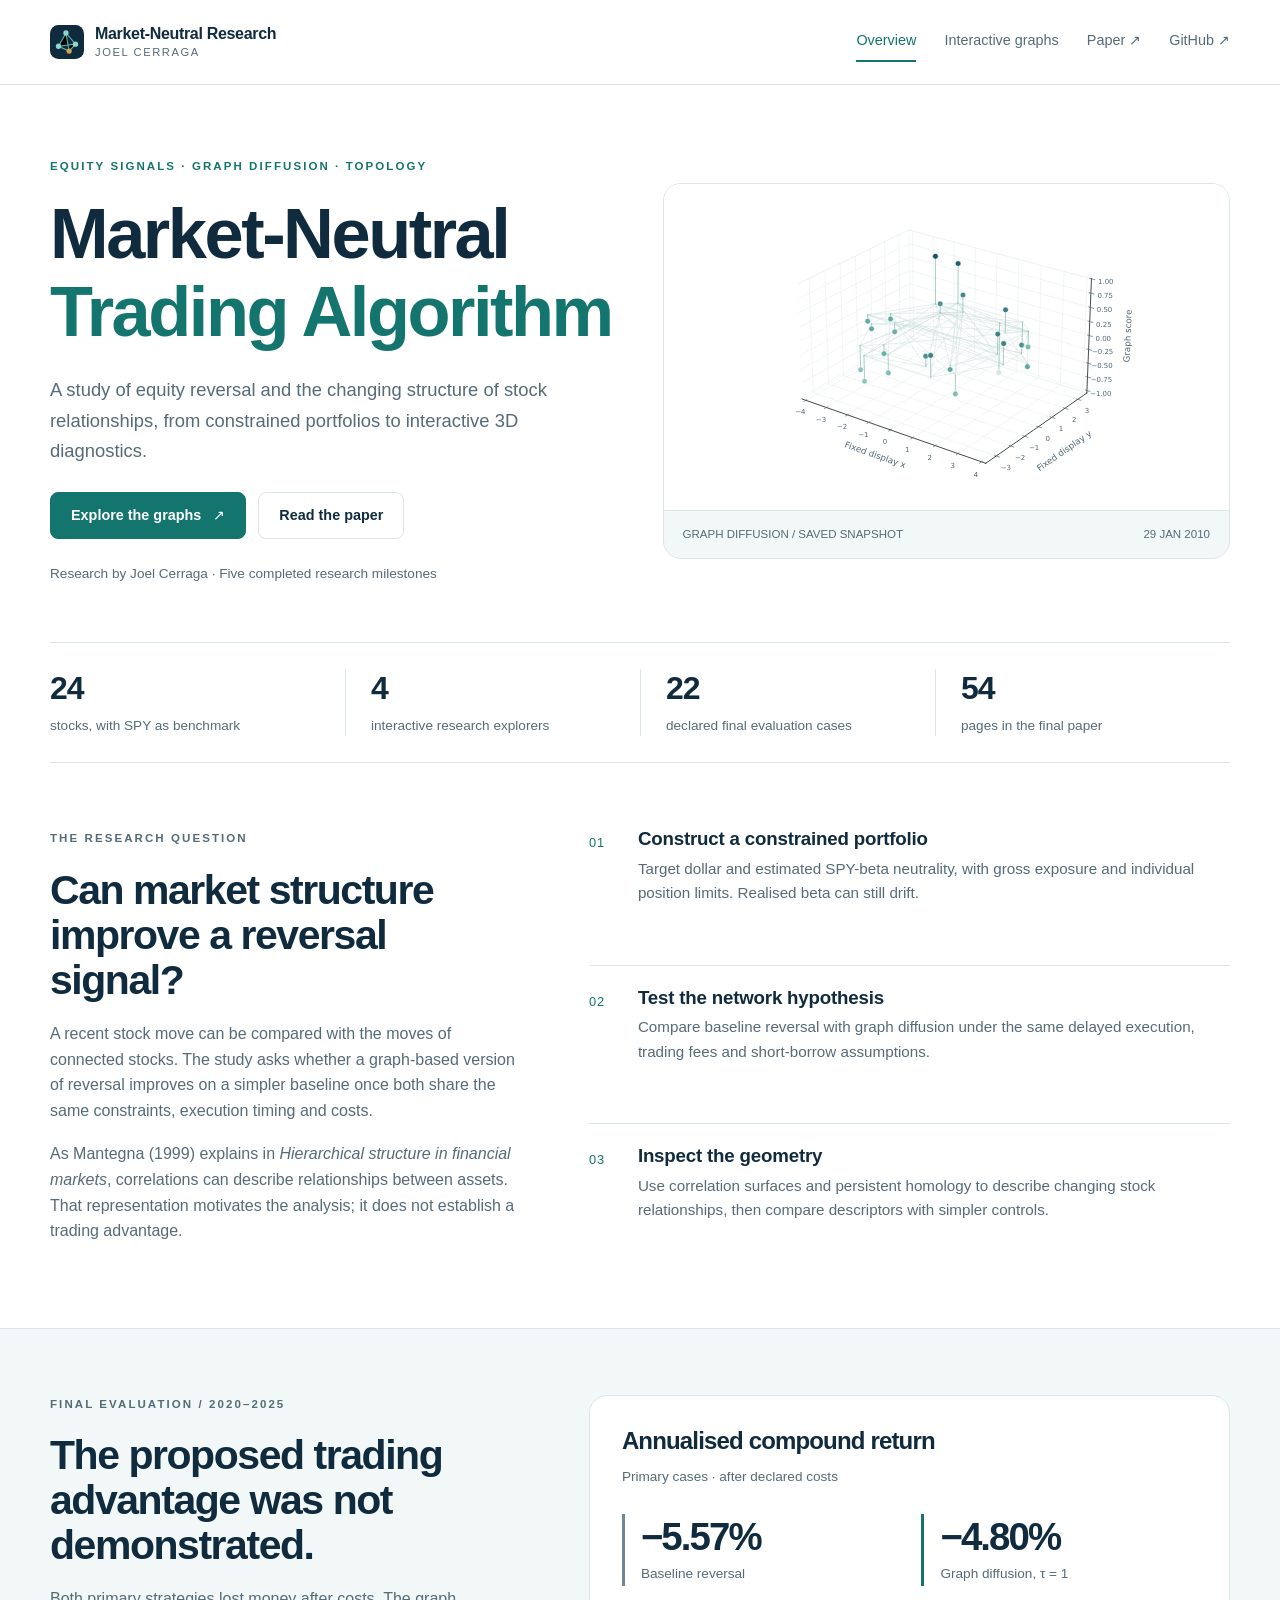
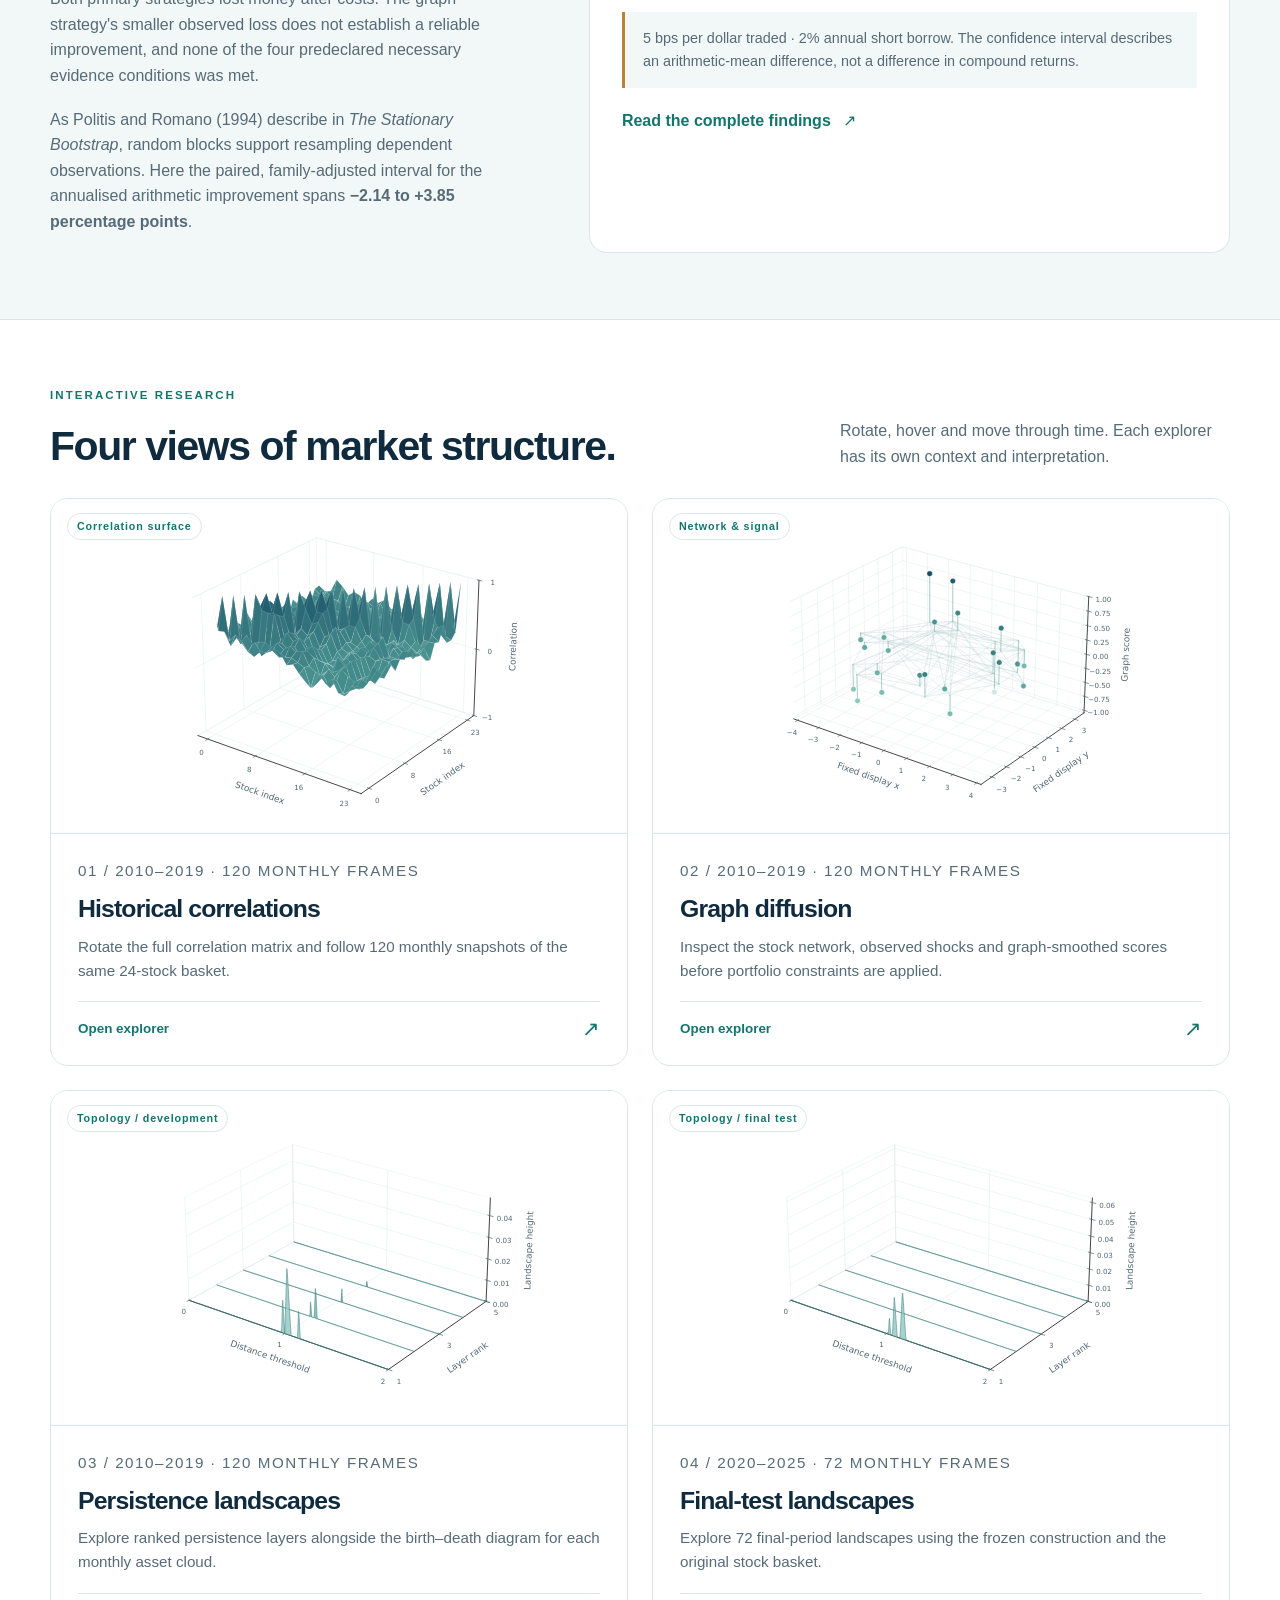
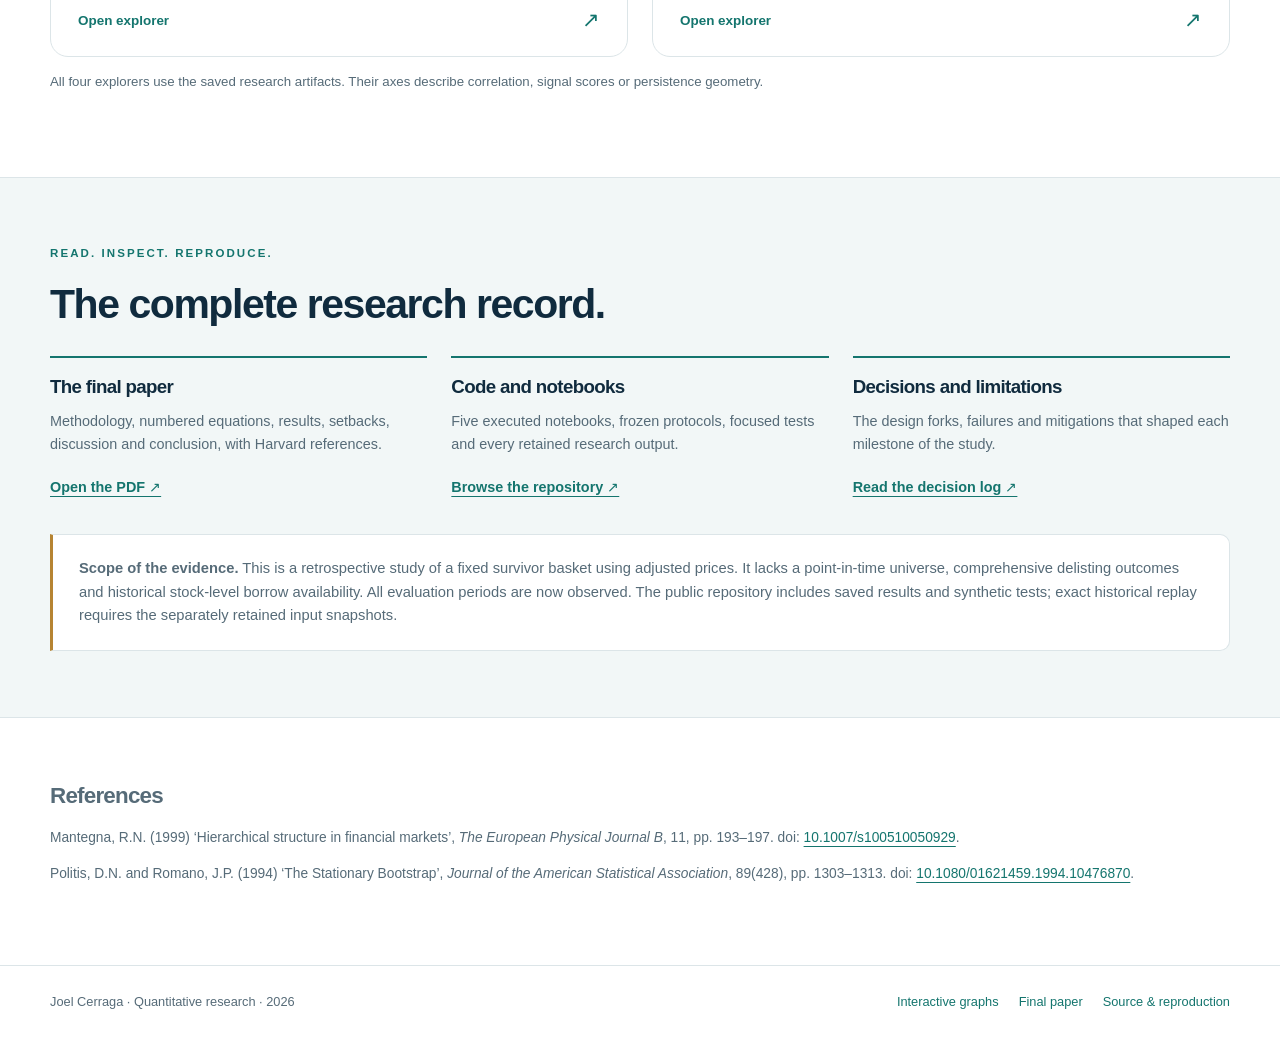
<file: index.html>
<!doctype html>
<html lang="en-GB"><head><meta charset="utf-8"><meta name="viewport" content="width=device-width,initial-scale=1">
<title>Market-Neutral Trading Algorithm | Joel Cerraga</title><meta name="description" content="Joel Cerraga&#x27;s research into constrained equity reversal, graph diffusion and persistent homology. Explore the results, final paper and four interactive 3D graphs.">
<meta name="author" content="Joel Cerraga"><meta name="theme-color" content="#102b3e">
<link rel="canonical" href="https://joelcerraga.github.io/Market-Neutral-Trading-Algorithm/"><meta property="og:type" content="website"><meta property="og:site_name" content="Market-Neutral Research">
<meta property="og:title" content="Market-Neutral Trading Algorithm"><meta property="og:description" content="Joel Cerraga&#x27;s research into constrained equity reversal, graph diffusion and persistent homology. Explore the results, final paper and four interactive 3D graphs."><meta property="og:url" content="https://joelcerraga.github.io/Market-Neutral-Trading-Algorithm/">
<meta property="og:image" content="https://joelcerraga.github.io/Market-Neutral-Trading-Algorithm/assets/thumbnails/market-neutral-research.png"><meta property="og:image:type" content="image/png"><meta property="og:image:width" content="1774"><meta property="og:image:height" content="887"><meta property="og:image:alt" content="Market-Neutral Trading Algorithm by Joel Cerraga, with conceptual teal research geometry on white">
<meta name="twitter:card" content="summary_large_image"><meta name="twitter:title" content="Market-Neutral Trading Algorithm"><meta name="twitter:description" content="Joel Cerraga&#x27;s research into constrained equity reversal, graph diffusion and persistent homology. Explore the results, final paper and four interactive 3D graphs."><meta name="twitter:image" content="https://joelcerraga.github.io/Market-Neutral-Trading-Algorithm/assets/thumbnails/market-neutral-research.png">
<link rel="icon" type="image/svg+xml" href="assets/favicon.svg"><link rel="stylesheet" href="assets/site.css"><script src="assets/site.js" defer></script></head>
<body><a class="skip-link" href="#main">Skip to content</a><header class="site-header"><div class="wrap nav-inner">
<a class="brand" href="index.html"><img class="brand-mark" src="assets/favicon.svg" width="34" height="34" alt=""><span>Market-Neutral Research<small>Joel Cerraga</small></span></a>
<button class="nav-toggle" type="button" aria-controls="site-nav" aria-expanded="false">Menu</button><nav class="nav-links" id="site-nav" aria-label="Main navigation"><a href="index.html" aria-current="page">Overview</a><a href="explorers/">Interactive graphs</a><a href="paper/final/Market-Neutral-Trading-Algorithm-Final-Paper.pdf">Paper ↗</a><a href="https://github.com/joelcerraga/Market-Neutral-Trading-Algorithm">GitHub ↗</a></nav></div></header>
<main id="main"><section class="hero"><div class="wrap hero-grid"><div class="hero-copy"><p class="eyebrow">Equity signals · Graph diffusion · Topology</p><h1>Market-Neutral<br><span>Trading Algorithm</span></h1><p class="lede">A study of equity reversal and the changing structure of stock relationships, from constrained portfolios to interactive 3D diagnostics.</p><div class="button-row"><a class="button" href="explorers/">Explore the graphs <span aria-hidden="true">↗</span></a><a class="button secondary" href="paper/final/Market-Neutral-Trading-Algorithm-Final-Paper.pdf">Read the paper</a></div><p class="hero-note">Research by Joel Cerraga · Five completed research milestones</p></div><figure class="hero-visual" style="margin:0"><img src="assets/previews/graph-diffusion.svg" width="900" height="520" alt="Actual graph-score snapshot for the 24-stock basket on 29 January 2010"><figcaption class="visual-label"><span>GRAPH DIFFUSION / SAVED SNAPSHOT</span><span>29 JAN 2010</span></figcaption></figure></div></section>
<div class="wrap"><div class="stat-strip"><div class="stat"><strong>24</strong><span>stocks, with SPY as benchmark</span></div><div class="stat"><strong>4</strong><span>interactive research explorers</span></div><div class="stat"><strong>22</strong><span>declared final evaluation cases</span></div><div class="stat"><strong>54</strong><span>pages in the final paper</span></div></div></div>
<section class="section"><div class="wrap question-grid"><div><p class="eyebrow">The research question</p><h2>Can market structure improve a reversal signal?</h2><p>A recent stock move can be compared with the moves of connected stocks. The study asks whether a graph-based version of reversal improves on a simpler baseline once both share the same constraints, execution timing and costs.</p><p>As Mantegna (1999) explains in <em>Hierarchical structure in financial markets</em>, correlations can describe relationships between assets. That representation motivates the analysis; it does not establish a trading advantage.</p></div><div class="method-list"><div class="method-item"><span class="method-num">01</span><div><h3>Construct a constrained portfolio</h3><p>Target dollar and estimated SPY-beta neutrality, with gross exposure and individual position limits. Realised beta can still drift.</p></div></div><div class="method-item"><span class="method-num">02</span><div><h3>Test the network hypothesis</h3><p>Compare baseline reversal with graph diffusion under the same delayed execution, trading fees and short-borrow assumptions.</p></div></div><div class="method-item"><span class="method-num">03</span><div><h3>Inspect the geometry</h3><p>Use correlation surfaces and persistent homology to describe changing stock relationships, then compare descriptors with simpler controls.</p></div></div></div></div></section>
<section class="section tinted" id="findings"><div class="wrap"><div class="question-grid"><div><p class="eyebrow">Final evaluation / 2020–2025</p><h2>The proposed trading advantage was not demonstrated.</h2><p class="muted">Both primary strategies lost money after costs. The graph strategy's smaller observed loss does not establish a reliable improvement, and none of the four predeclared necessary evidence conditions was met.</p><p class="muted">As Politis and Romano (1994) describe in <em>The Stationary Bootstrap</em>, random blocks support resampling dependent observations. Here the paired, family-adjusted interval for the annualised arithmetic improvement spans <strong>−2.14 to +3.85 percentage points</strong>.</p></div><div class="result-box"><h3>Annualised compound return</h3><p class="muted small">Primary cases · after declared costs</p><div class="result-numbers"><div class="result-number"><strong>−5.57%</strong><span>Baseline reversal</span></div><div class="result-number"><strong>−4.80%</strong><span>Graph diffusion, τ = 1</span></div></div><p class="result-note">5 bps per dollar traded · 2% annual short borrow. The confidence interval describes an arithmetic-mean difference, not a difference in compound returns.</p><a class="text-link" href="https://github.com/joelcerraga/Market-Neutral-Trading-Algorithm/blob/main/outputs/final/milestone-5-results.md">Read the complete findings <span aria-hidden="true">↗</span></a></div></div></div></section>
<section class="section"><div class="wrap"><div class="section-heading"><div><p class="eyebrow">Interactive research</p><h2>Four views of market structure.</h2></div><p>Rotate, hover and move through time. Each explorer has its own context and interpretation.</p></div><div class="card-grid"><a class="graph-card" href="explorers/correlations/"><div class="card-image"><img src="assets/previews/correlations.svg" width="900" height="520" alt="Static preview of historical correlations, 29 January 2010" loading="lazy"><span class="card-tag">Correlation surface</span></div><div class="card-body"><p class="card-meta">01 / 2010–2019 · 120 monthly frames</p><h3>Historical correlations</h3><p>Rotate the full correlation matrix and follow 120 monthly snapshots of the same 24-stock basket.</p><div class="card-bottom"><span>Open explorer</span><span aria-hidden="true">↗</span></div></div></a><a class="graph-card" href="explorers/graph-diffusion/"><div class="card-image"><img src="assets/previews/graph-diffusion.svg" width="900" height="520" alt="Static preview of graph diffusion, 29 January 2010" loading="lazy"><span class="card-tag">Network & signal</span></div><div class="card-body"><p class="card-meta">02 / 2010–2019 · 120 monthly frames</p><h3>Graph diffusion</h3><p>Inspect the stock network, observed shocks and graph-smoothed scores before portfolio constraints are applied.</p><div class="card-bottom"><span>Open explorer</span><span aria-hidden="true">↗</span></div></div></a><a class="graph-card" href="explorers/persistence-landscapes/"><div class="card-image"><img src="assets/previews/persistence-landscapes.svg" width="900" height="520" alt="Static preview of persistence landscapes, 29 January 2010" loading="lazy"><span class="card-tag">Topology / development</span></div><div class="card-body"><p class="card-meta">03 / 2010–2019 · 120 monthly frames</p><h3>Persistence landscapes</h3><p>Explore ranked persistence layers alongside the birth–death diagram for each monthly asset cloud.</p><div class="card-bottom"><span>Open explorer</span><span aria-hidden="true">↗</span></div></div></a><a class="graph-card" href="explorers/final-test-landscapes/"><div class="card-image"><img src="assets/previews/final-test-landscapes.svg" width="900" height="520" alt="Static preview of final-test landscapes, 31 January 2020" loading="lazy"><span class="card-tag">Topology / final test</span></div><div class="card-body"><p class="card-meta">04 / 2020–2025 · 72 monthly frames</p><h3>Final-test landscapes</h3><p>Explore 72 final-period landscapes using the frozen construction and the original stock basket.</p><div class="card-bottom"><span>Open explorer</span><span aria-hidden="true">↗</span></div></div></a></div><p class="graph-hint">All four explorers use the saved research artifacts. Their axes describe correlation, signal scores or persistence geometry.</p></div></section>
<section class="section tinted"><div class="wrap"><div class="section-heading"><div><p class="eyebrow">Read. Inspect. Reproduce.</p><h2>The complete research record.</h2></div></div><div class="resource-grid"><article class="resource"><h3>The final paper</h3><p>Methodology, numbered equations, results, setbacks, discussion and conclusion, with Harvard references.</p><a href="paper/final/Market-Neutral-Trading-Algorithm-Final-Paper.pdf">Open the PDF ↗</a></article><article class="resource"><h3>Code and notebooks</h3><p>Five executed notebooks, frozen protocols, focused tests and every retained research output.</p><a href="https://github.com/joelcerraga/Market-Neutral-Trading-Algorithm">Browse the repository ↗</a></article><article class="resource"><h3>Decisions and limitations</h3><p>The design forks, failures and mitigations that shaped each milestone of the study.</p><a href="https://github.com/joelcerraga/Market-Neutral-Trading-Algorithm/blob/main/docs/milestone-decisions.md">Read the decision log ↗</a></article></div><div class="callout" style="margin-top:35px"><p><strong>Scope of the evidence.</strong> This is a retrospective study of a fixed survivor basket using adjusted prices. It lacks a point-in-time universe, comprehensive delisting outcomes and historical stock-level borrow availability. All evaluation periods are now observed. The public repository includes saved results and synthetic tests; exact historical replay requires the separately retained input snapshots.</p></div></div></section>
<div class="wrap section"><section class="references" aria-label="References"><h2>References</h2><p>Mantegna, R.N. (1999) ‘Hierarchical structure in financial markets’, <em>The European Physical Journal B</em>, 11, pp. 193–197. doi: <a href="https://doi.org/10.1007/s100510050929">10.1007/s100510050929</a>.</p><p>Politis, D.N. and Romano, J.P. (1994) ‘The Stationary Bootstrap’, <em>Journal of the American Statistical Association</em>, 89(428), pp. 1303–1313. doi: <a href="https://doi.org/10.1080/01621459.1994.10476870">10.1080/01621459.1994.10476870</a>.</p></section></div></main><footer class="site-footer"><div class="wrap footer-inner"><p>Joel Cerraga · Quantitative research · 2026</p><div class="footer-links"><a href="explorers/">Interactive graphs</a><a href="paper/final/Market-Neutral-Trading-Algorithm-Final-Paper.pdf">Final paper</a><a href="https://github.com/joelcerraga/Market-Neutral-Trading-Algorithm">Source &amp; reproduction</a></div></div></footer></body></html>
</file>
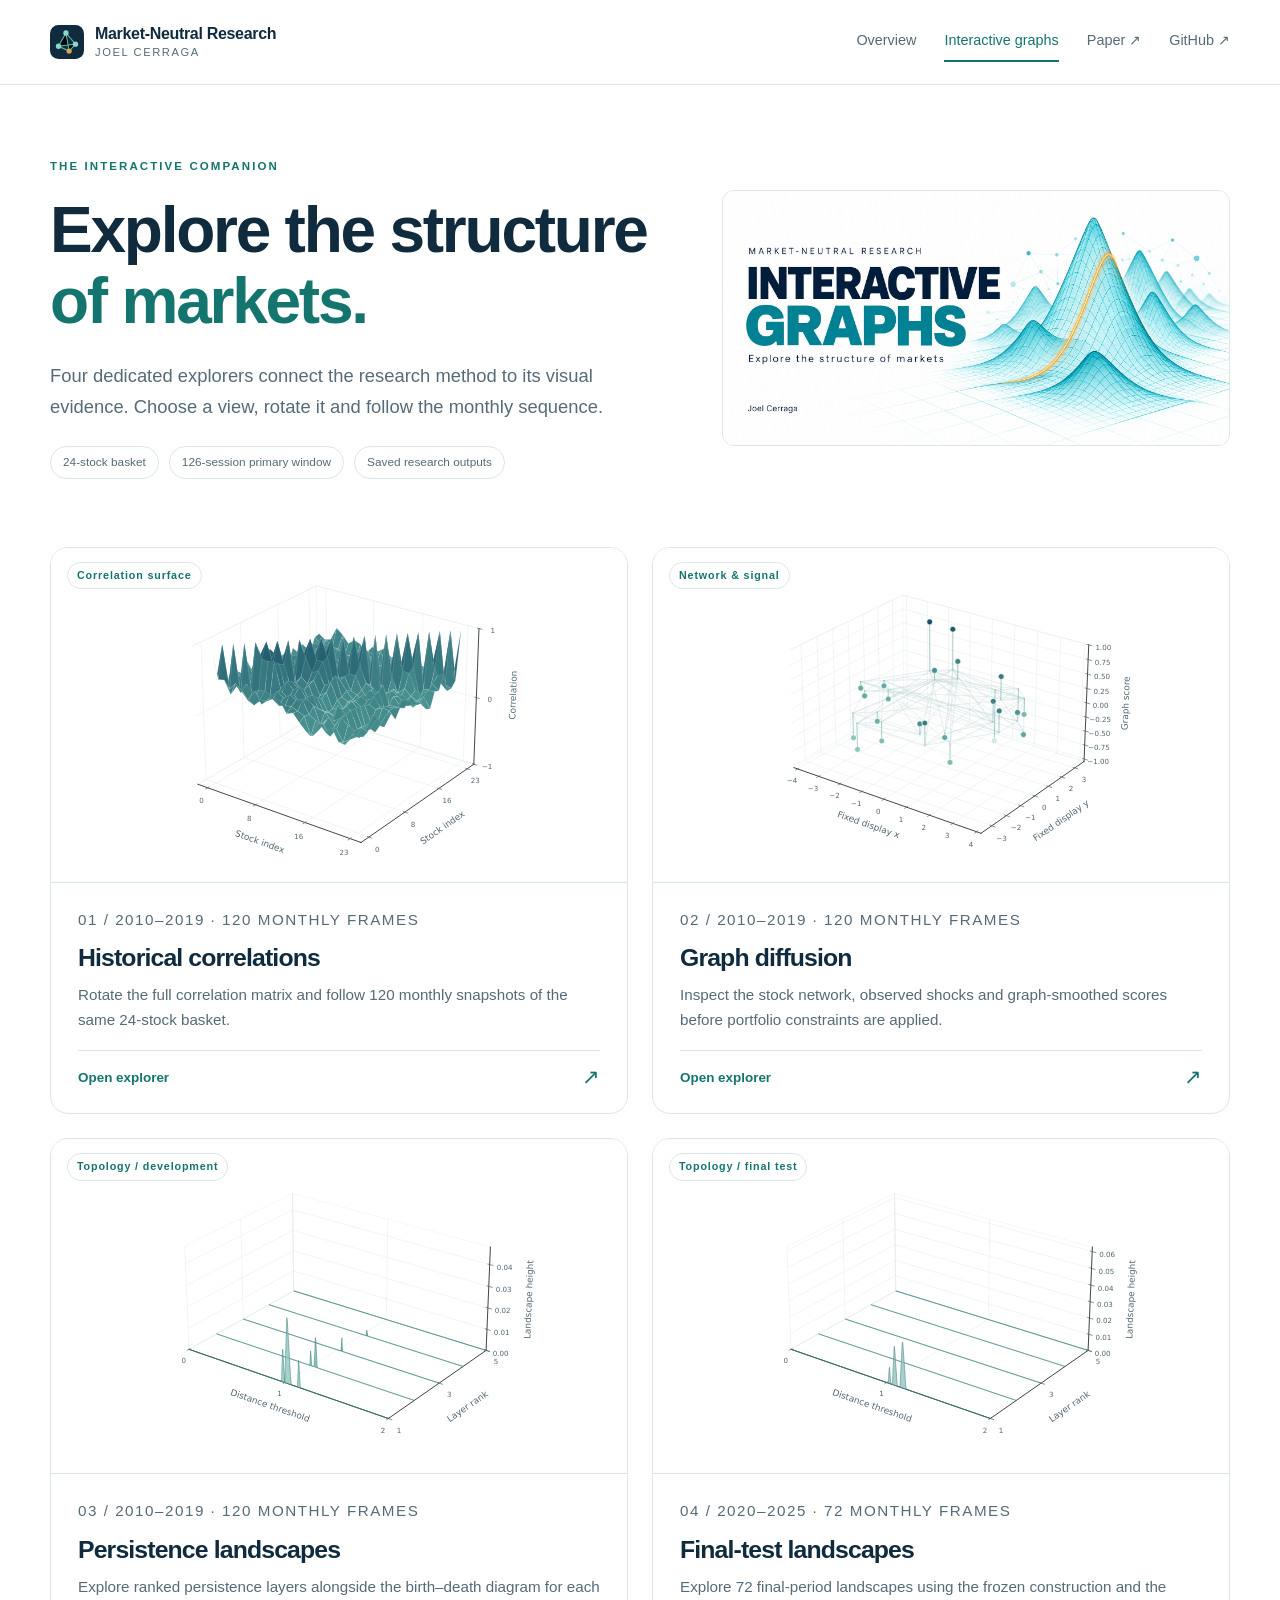
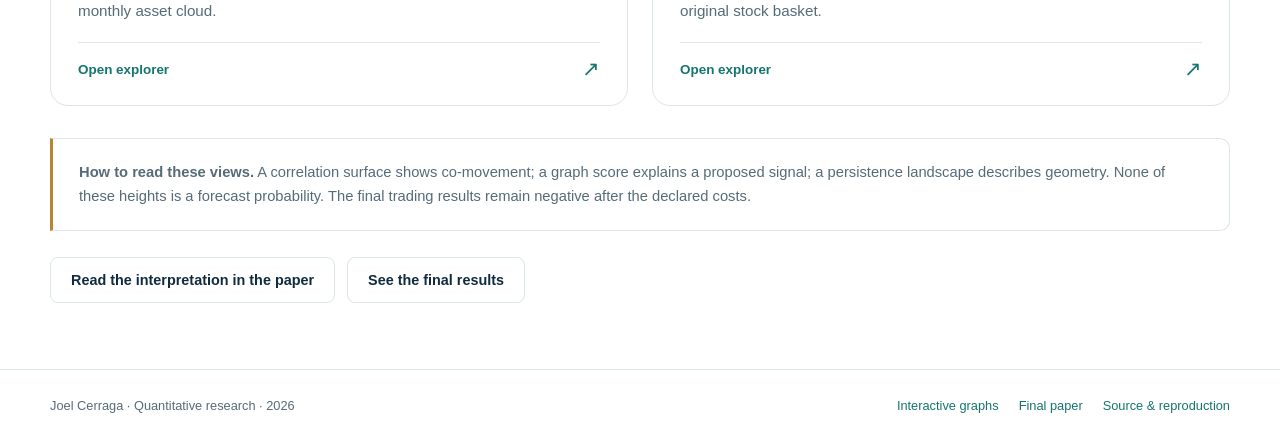
<file: explorers/index.html>
<!doctype html>
<html lang="en-GB"><head><meta charset="utf-8"><meta name="viewport" content="width=device-width,initial-scale=1">
<title>Interactive Graphs — Market-Neutral Research | Joel Cerraga</title><meta name="description" content="Explore four interactive 3D views: historical correlations, graph diffusion, persistence landscapes and the final 2020–2025 test.">
<meta name="author" content="Joel Cerraga"><meta name="theme-color" content="#102b3e">
<link rel="canonical" href="https://joelcerraga.github.io/Market-Neutral-Trading-Algorithm/explorers/"><meta property="og:type" content="website"><meta property="og:site_name" content="Market-Neutral Research">
<meta property="og:title" content="Interactive Graphs — Market-Neutral Research"><meta property="og:description" content="Explore four interactive 3D views: historical correlations, graph diffusion, persistence landscapes and the final 2020–2025 test."><meta property="og:url" content="https://joelcerraga.github.io/Market-Neutral-Trading-Algorithm/explorers/">
<meta property="og:image" content="https://joelcerraga.github.io/Market-Neutral-Trading-Algorithm/assets/thumbnails/interactive-graphs.png"><meta property="og:image:type" content="image/png"><meta property="og:image:width" content="1774"><meta property="og:image:height" content="887"><meta property="og:image:alt" content="Interactive Graphs — Market-Neutral Research by Joel Cerraga, with conceptual teal research geometry on white">
<meta name="twitter:card" content="summary_large_image"><meta name="twitter:title" content="Interactive Graphs — Market-Neutral Research"><meta name="twitter:description" content="Explore four interactive 3D views: historical correlations, graph diffusion, persistence landscapes and the final 2020–2025 test."><meta name="twitter:image" content="https://joelcerraga.github.io/Market-Neutral-Trading-Algorithm/assets/thumbnails/interactive-graphs.png">
<link rel="icon" type="image/svg+xml" href="../assets/favicon.svg"><link rel="stylesheet" href="../assets/site.css"><script src="../assets/site.js" defer></script></head>
<body><a class="skip-link" href="#main">Skip to content</a><header class="site-header"><div class="wrap nav-inner">
<a class="brand" href="../index.html"><img class="brand-mark" src="../assets/favicon.svg" width="34" height="34" alt=""><span>Market-Neutral Research<small>Joel Cerraga</small></span></a>
<button class="nav-toggle" type="button" aria-controls="site-nav" aria-expanded="false">Menu</button><nav class="nav-links" id="site-nav" aria-label="Main navigation"><a href="../index.html">Overview</a><a href="../explorers/" aria-current="page">Interactive graphs</a><a href="../paper/final/Market-Neutral-Trading-Algorithm-Final-Paper.pdf">Paper ↗</a><a href="https://github.com/joelcerraga/Market-Neutral-Trading-Algorithm">GitHub ↗</a></nav></div></header>
<main id="main"><section class="hero"><div class="wrap catalog-intro"><div><p class="eyebrow">The interactive companion</p><h1>Explore the structure<br><span style="color:var(--teal)">of markets.</span></h1><p class="lede">Four dedicated explorers connect the research method to its visual evidence. Choose a view, rotate it and follow the monthly sequence.</p><div class="tag-row"><span class="tag">24-stock basket</span><span class="tag">126-session primary window</span><span class="tag">Saved research outputs</span></div></div><img src="../assets/thumbnails/interactive-graphs.png" width="1774" height="887" alt="Interactive Graphs by Joel Cerraga: conceptual teal cover illustration on white"></div></section><section class="section" style="padding-top:10px"><div class="wrap"><div class="card-grid"><a class="graph-card" href="../explorers/correlations/"><div class="card-image"><img src="../assets/previews/correlations.svg" width="900" height="520" alt="Static preview of historical correlations, 29 January 2010" loading="lazy"><span class="card-tag">Correlation surface</span></div><div class="card-body"><p class="card-meta">01 / 2010–2019 · 120 monthly frames</p><h3>Historical correlations</h3><p>Rotate the full correlation matrix and follow 120 monthly snapshots of the same 24-stock basket.</p><div class="card-bottom"><span>Open explorer</span><span aria-hidden="true">↗</span></div></div></a><a class="graph-card" href="../explorers/graph-diffusion/"><div class="card-image"><img src="../assets/previews/graph-diffusion.svg" width="900" height="520" alt="Static preview of graph diffusion, 29 January 2010" loading="lazy"><span class="card-tag">Network & signal</span></div><div class="card-body"><p class="card-meta">02 / 2010–2019 · 120 monthly frames</p><h3>Graph diffusion</h3><p>Inspect the stock network, observed shocks and graph-smoothed scores before portfolio constraints are applied.</p><div class="card-bottom"><span>Open explorer</span><span aria-hidden="true">↗</span></div></div></a><a class="graph-card" href="../explorers/persistence-landscapes/"><div class="card-image"><img src="../assets/previews/persistence-landscapes.svg" width="900" height="520" alt="Static preview of persistence landscapes, 29 January 2010" loading="lazy"><span class="card-tag">Topology / development</span></div><div class="card-body"><p class="card-meta">03 / 2010–2019 · 120 monthly frames</p><h3>Persistence landscapes</h3><p>Explore ranked persistence layers alongside the birth–death diagram for each monthly asset cloud.</p><div class="card-bottom"><span>Open explorer</span><span aria-hidden="true">↗</span></div></div></a><a class="graph-card" href="../explorers/final-test-landscapes/"><div class="card-image"><img src="../assets/previews/final-test-landscapes.svg" width="900" height="520" alt="Static preview of final-test landscapes, 31 January 2020" loading="lazy"><span class="card-tag">Topology / final test</span></div><div class="card-body"><p class="card-meta">04 / 2020–2025 · 72 monthly frames</p><h3>Final-test landscapes</h3><p>Explore 72 final-period landscapes using the frozen construction and the original stock basket.</p><div class="card-bottom"><span>Open explorer</span><span aria-hidden="true">↗</span></div></div></a></div><div class="callout" style="margin-top:32px"><p><strong>How to read these views.</strong> A correlation surface shows co-movement; a graph score explains a proposed signal; a persistence landscape describes geometry. None of these heights is a forecast probability. The final trading results remain negative after the declared costs.</p></div><div class="button-row"><a class="button secondary" href="../paper/final/Market-Neutral-Trading-Algorithm-Final-Paper.pdf">Read the interpretation in the paper</a><a class="button secondary" href="../index.html#findings">See the final results</a></div></div></section></main><footer class="site-footer"><div class="wrap footer-inner"><p>Joel Cerraga · Quantitative research · 2026</p><div class="footer-links"><a href="../explorers/">Interactive graphs</a><a href="../paper/final/Market-Neutral-Trading-Algorithm-Final-Paper.pdf">Final paper</a><a href="https://github.com/joelcerraga/Market-Neutral-Trading-Algorithm">Source &amp; reproduction</a></div></div></footer></body></html>
</file>
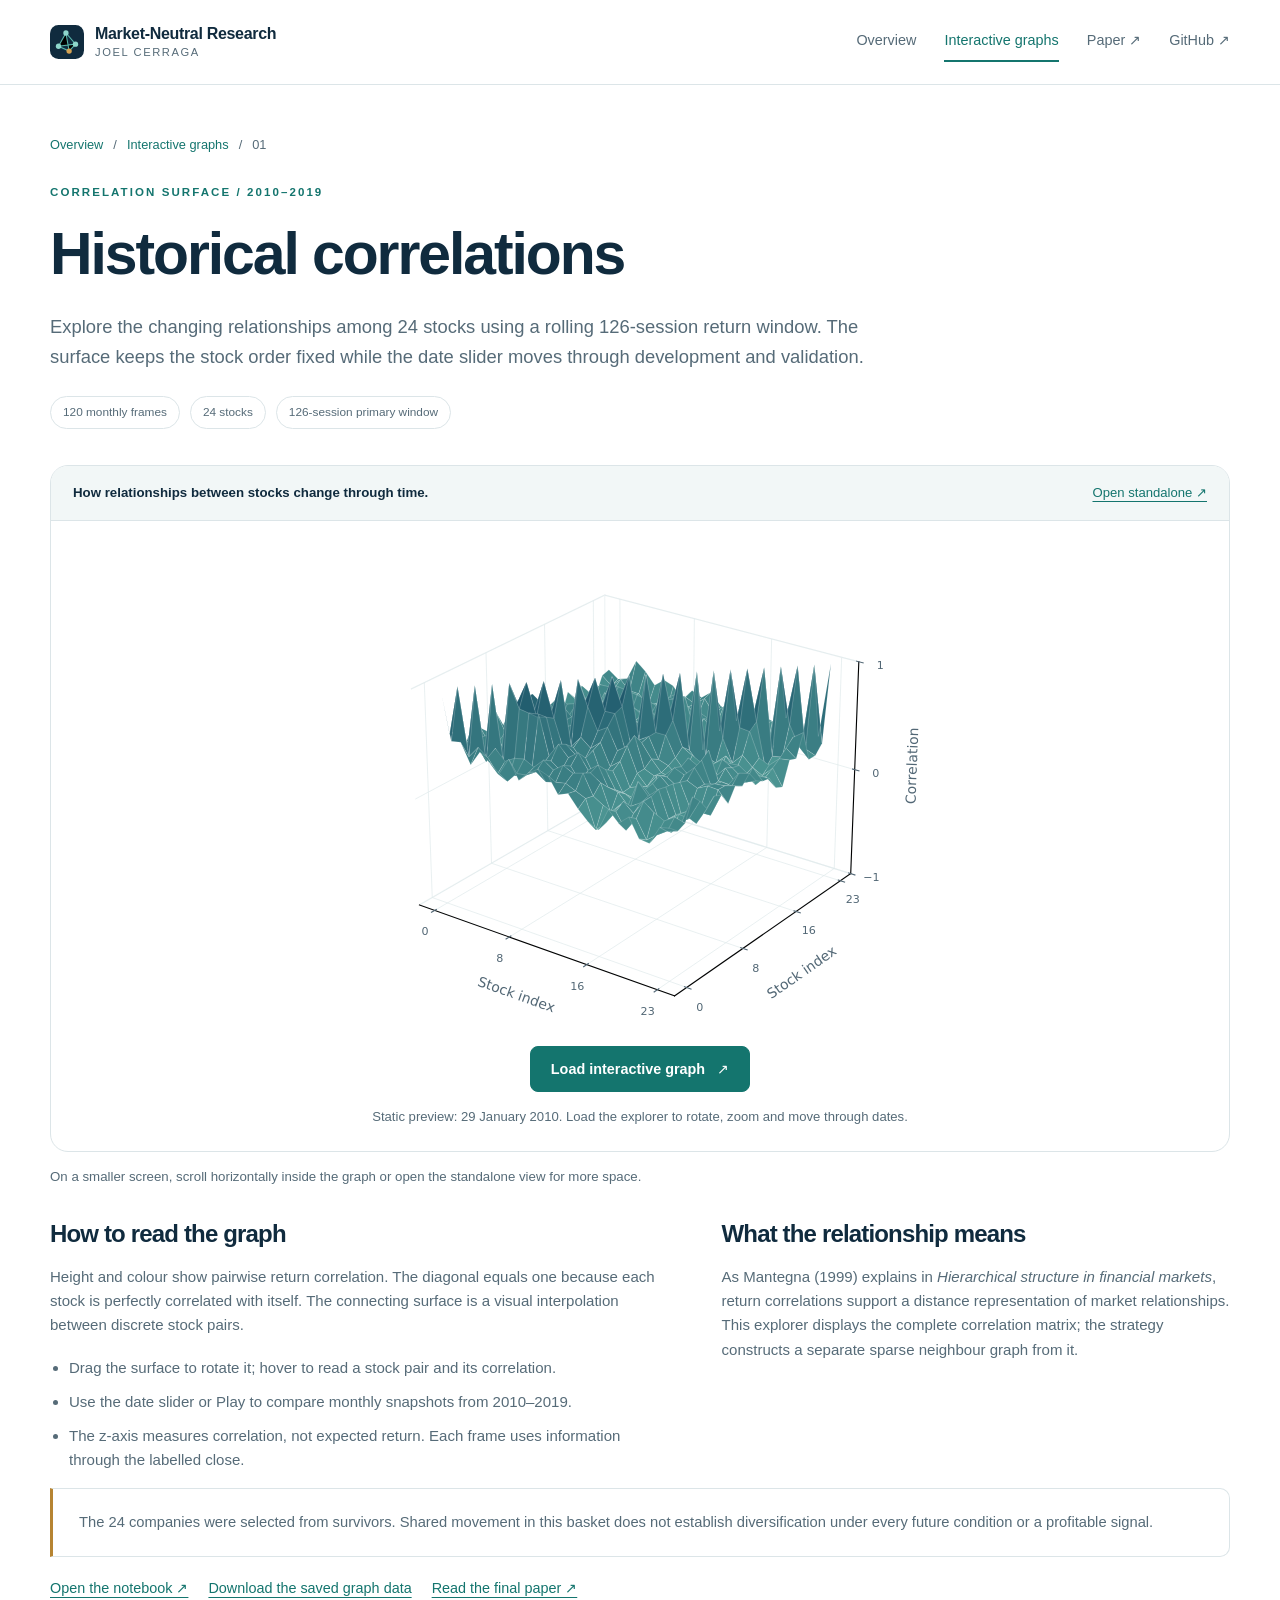
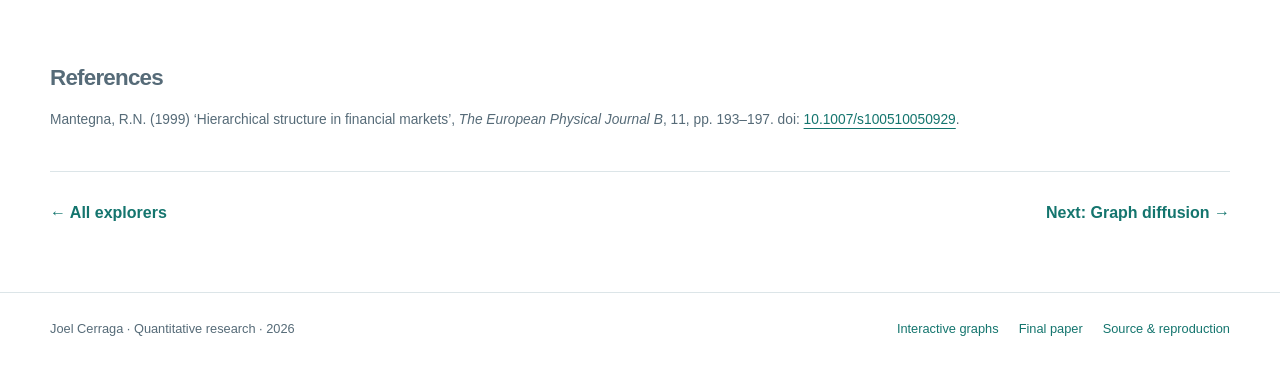
<file: explorers/correlations/index.html>
<!doctype html>
<html lang="en-GB"><head><meta charset="utf-8"><meta name="viewport" content="width=device-width,initial-scale=1">
<title>Historical correlations — Market-Neutral Research | Joel Cerraga</title><meta name="description" content="Rotate the full correlation matrix and follow 120 monthly snapshots of the same 24-stock basket.">
<meta name="author" content="Joel Cerraga"><meta name="theme-color" content="#102b3e">
<link rel="canonical" href="https://joelcerraga.github.io/Market-Neutral-Trading-Algorithm/explorers/correlations/"><meta property="og:type" content="website"><meta property="og:site_name" content="Market-Neutral Research">
<meta property="og:title" content="Historical correlations — Market-Neutral Research"><meta property="og:description" content="Rotate the full correlation matrix and follow 120 monthly snapshots of the same 24-stock basket."><meta property="og:url" content="https://joelcerraga.github.io/Market-Neutral-Trading-Algorithm/explorers/correlations/">
<meta property="og:image" content="https://joelcerraga.github.io/Market-Neutral-Trading-Algorithm/assets/thumbnails/interactive-graphs.png"><meta property="og:image:type" content="image/png"><meta property="og:image:width" content="1774"><meta property="og:image:height" content="887"><meta property="og:image:alt" content="Historical correlations — Market-Neutral Research by Joel Cerraga, with conceptual teal research geometry on white">
<meta name="twitter:card" content="summary_large_image"><meta name="twitter:title" content="Historical correlations — Market-Neutral Research"><meta name="twitter:description" content="Rotate the full correlation matrix and follow 120 monthly snapshots of the same 24-stock basket."><meta name="twitter:image" content="https://joelcerraga.github.io/Market-Neutral-Trading-Algorithm/assets/thumbnails/interactive-graphs.png">
<link rel="icon" type="image/svg+xml" href="../../assets/favicon.svg"><link rel="stylesheet" href="../../assets/site.css"><script src="../../assets/site.js" defer></script></head>
<body><a class="skip-link" href="#main">Skip to content</a><header class="site-header"><div class="wrap nav-inner">
<a class="brand" href="../../index.html"><img class="brand-mark" src="../../assets/favicon.svg" width="34" height="34" alt=""><span>Market-Neutral Research<small>Joel Cerraga</small></span></a>
<button class="nav-toggle" type="button" aria-controls="site-nav" aria-expanded="false">Menu</button><nav class="nav-links" id="site-nav" aria-label="Main navigation"><a href="../../index.html">Overview</a><a href="../../explorers/" aria-current="page">Interactive graphs</a><a href="../../paper/final/Market-Neutral-Trading-Algorithm-Final-Paper.pdf">Paper ↗</a><a href="https://github.com/joelcerraga/Market-Neutral-Trading-Algorithm">GitHub ↗</a></nav></div></header>
<main id="main"><section class="page-intro"><div class="wrap"><p class="breadcrumb"><a href="../../index.html">Overview</a><span>/</span><a href="../">Interactive graphs</a><span>/</span>01</p><p class="eyebrow">Correlation surface / 2010–2019</p><h1>Historical correlations</h1><p class="lede">Explore the changing relationships among 24 stocks using a rolling 126-session return window. The surface keeps the stock order fixed while the date slider moves through development and validation.</p><div class="tag-row"><span class="tag">120 monthly frames</span><span class="tag">24 stocks</span><span class="tag">126-session primary window</span></div></div></section>
<section class="section" style="padding-top:0"><div class="wrap"><div class="viewer"><div class="viewer-toolbar"><strong>How relationships between stocks change through time.</strong><a href="../../outputs/historical/Historical-Correlation-Explorer.html" target="_blank" rel="noopener">Open standalone ↗</a></div><div class="preview-stage"><img src="../../assets/previews/correlations.svg" width="900" height="520" alt="Static preview of historical correlations on 29 January 2010"><button type="button" class="button" data-launch>Load interactive graph <span aria-hidden="true">↗</span></button><p>Static preview: 29 January 2010. Load the explorer to rotate, zoom and move through dates.</p></div><p class="loading-status" role="status" aria-live="polite"></p><div class="viewer-scroll"><iframe class="viewer-frame" title="Historical correlations interactive research graph" data-src="../../outputs/historical/Historical-Correlation-Explorer.html" hidden></iframe></div><noscript><p style="padding:20px">JavaScript is required for the controls. <a href="../../outputs/historical/Historical-Correlation-Explorer.html">Open the standalone graph</a>, or view the static preview and paper.</p></noscript></div><p class="graph-hint">On a smaller screen, scroll horizontally inside the graph or open the standalone view for more space.</p><div class="read-grid"><div><h2>How to read the graph</h2><p>Height and colour show pairwise return correlation. The diagonal equals one because each stock is perfectly correlated with itself. The connecting surface is a visual interpolation between discrete stock pairs.</p><ul><li>Drag the surface to rotate it; hover to read a stock pair and its correlation.</li><li>Use the date slider or Play to compare monthly snapshots from 2010–2019.</li><li>The z-axis measures correlation, not expected return. Each frame uses information through the labelled close.</li></ul></div><div><h2>What the relationship means</h2><p>As Mantegna (1999) explains in <em>Hierarchical structure in financial markets</em>, return correlations support a distance representation of market relationships. This explorer displays the complete correlation matrix; the strategy constructs a separate sparse neighbour graph from it.</p></div></div><div class="callout"><p>The 24 companies were selected from survivors. Shared movement in this basket does not establish diversification under every future condition or a profitable signal.</p></div><div class="detail-links"><a href="https://github.com/joelcerraga/Market-Neutral-Trading-Algorithm/blob/main/notebooks/02-historical-baseline.ipynb">Open the notebook ↗</a><a href="../../outputs/historical/correlation-snapshots.json" download>Download the saved graph data</a><a href="../../paper/final/Market-Neutral-Trading-Algorithm-Final-Paper.pdf">Read the final paper ↗</a></div><div class="section" style="padding-bottom:0"><section class="references" aria-label="References"><h2>References</h2><p>Mantegna, R.N. (1999) ‘Hierarchical structure in financial markets’, <em>The European Physical Journal B</em>, 11, pp. 193–197. doi: <a href="https://doi.org/10.1007/s100510050929">10.1007/s100510050929</a>.</p></section></div><div class="next-explorer"><a href="../">← All explorers</a><a href="../graph-diffusion/">Next: Graph diffusion →</a></div></div></section></main><footer class="site-footer"><div class="wrap footer-inner"><p>Joel Cerraga · Quantitative research · 2026</p><div class="footer-links"><a href="../../explorers/">Interactive graphs</a><a href="../../paper/final/Market-Neutral-Trading-Algorithm-Final-Paper.pdf">Final paper</a><a href="https://github.com/joelcerraga/Market-Neutral-Trading-Algorithm">Source &amp; reproduction</a></div></div></footer></body></html>
</file>
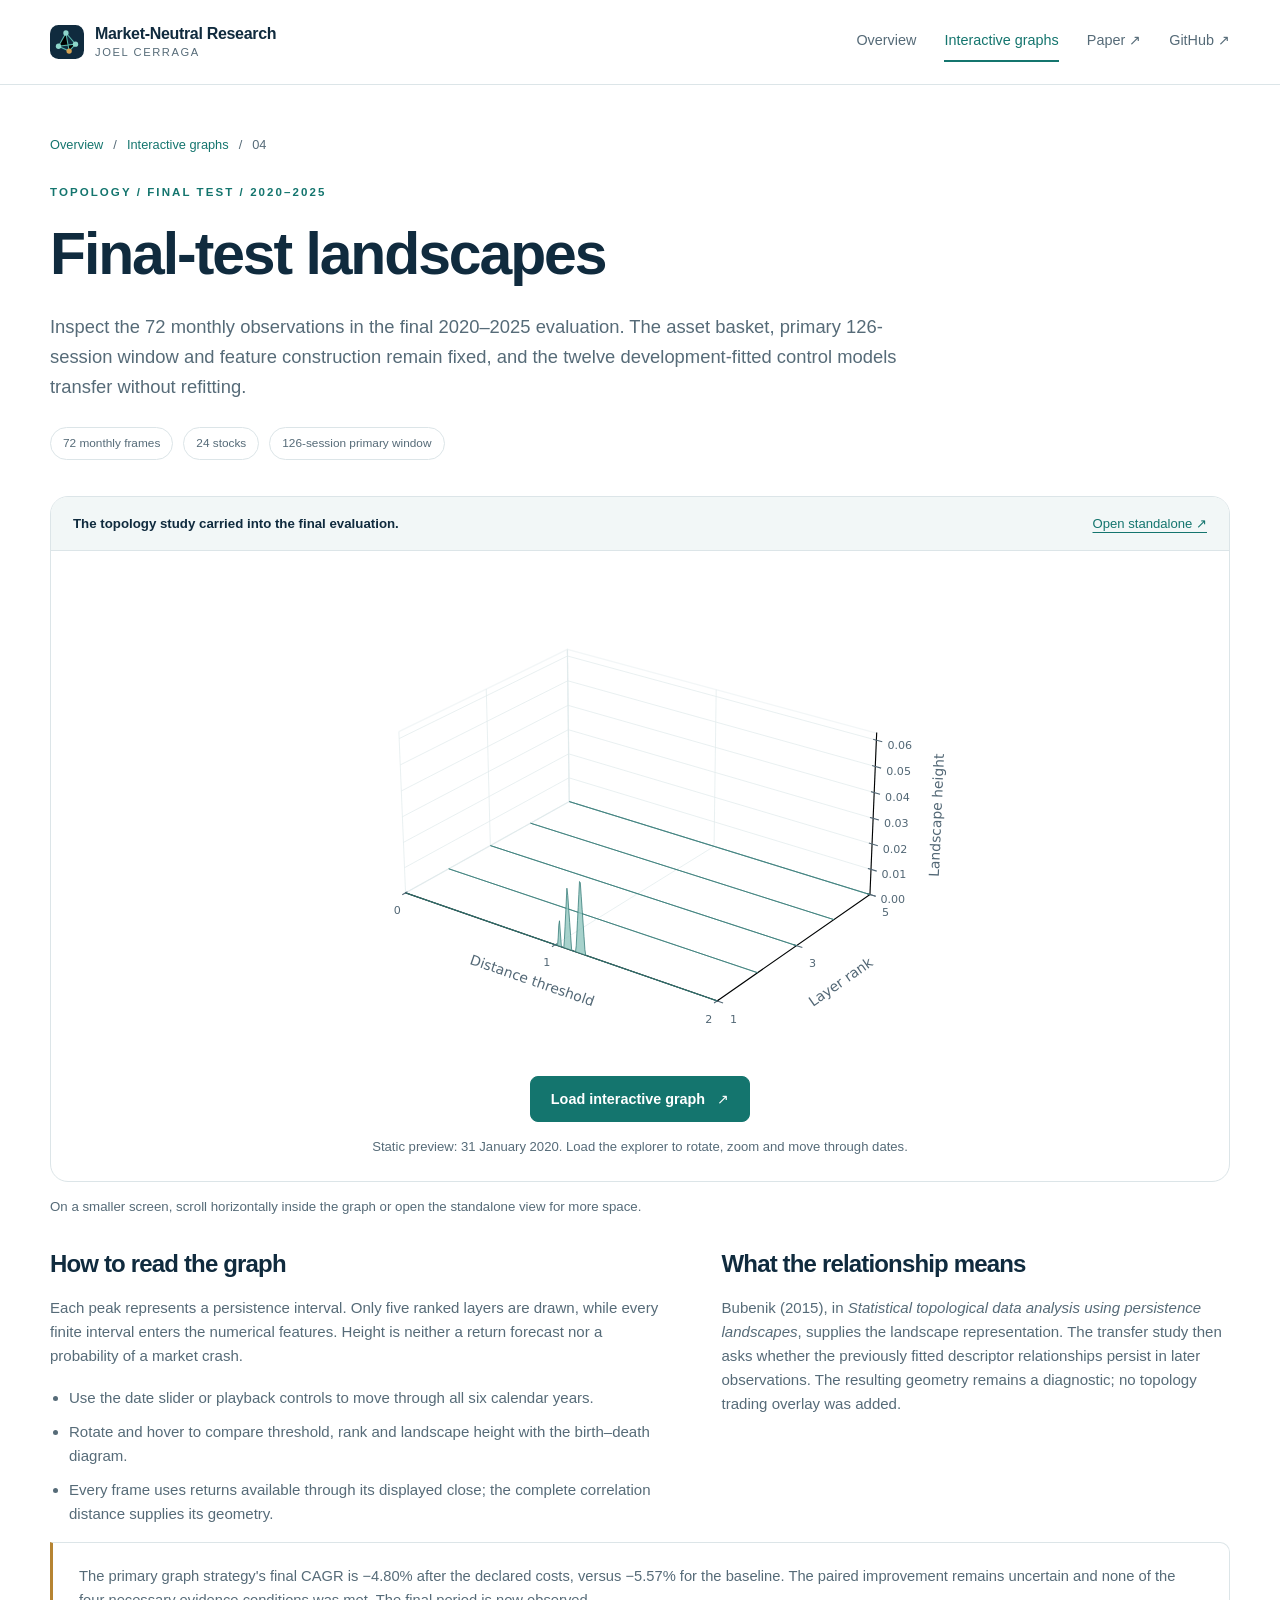
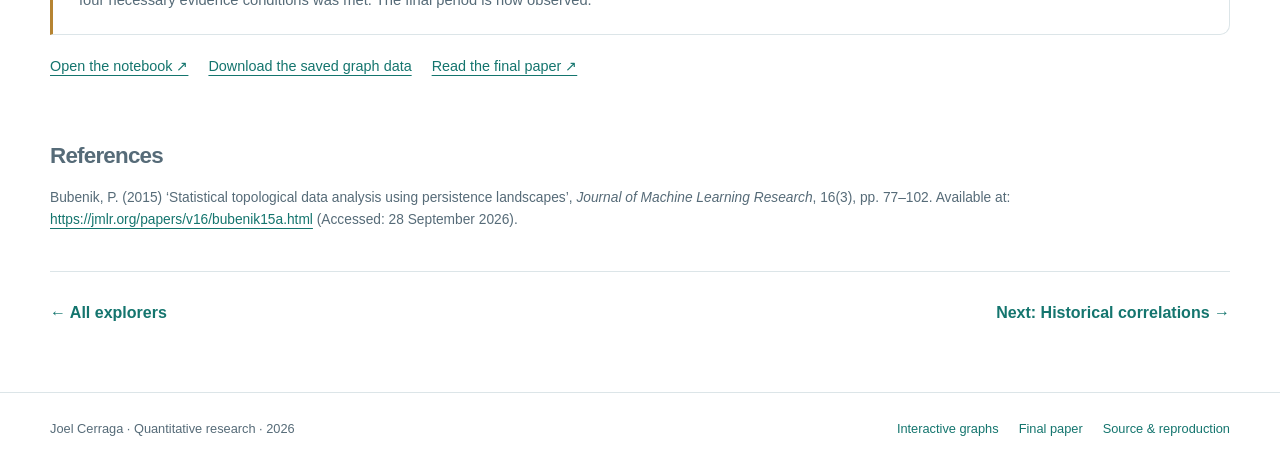
<file: explorers/final-test-landscapes/index.html>
<!doctype html>
<html lang="en-GB"><head><meta charset="utf-8"><meta name="viewport" content="width=device-width,initial-scale=1">
<title>Final-test landscapes — Market-Neutral Research | Joel Cerraga</title><meta name="description" content="Explore 72 final-period landscapes using the frozen construction and the original stock basket.">
<meta name="author" content="Joel Cerraga"><meta name="theme-color" content="#102b3e">
<link rel="canonical" href="https://joelcerraga.github.io/Market-Neutral-Trading-Algorithm/explorers/final-test-landscapes/"><meta property="og:type" content="website"><meta property="og:site_name" content="Market-Neutral Research">
<meta property="og:title" content="Final-test landscapes — Market-Neutral Research"><meta property="og:description" content="Explore 72 final-period landscapes using the frozen construction and the original stock basket."><meta property="og:url" content="https://joelcerraga.github.io/Market-Neutral-Trading-Algorithm/explorers/final-test-landscapes/">
<meta property="og:image" content="https://joelcerraga.github.io/Market-Neutral-Trading-Algorithm/assets/thumbnails/interactive-graphs.png"><meta property="og:image:type" content="image/png"><meta property="og:image:width" content="1774"><meta property="og:image:height" content="887"><meta property="og:image:alt" content="Final-test landscapes — Market-Neutral Research by Joel Cerraga, with conceptual teal research geometry on white">
<meta name="twitter:card" content="summary_large_image"><meta name="twitter:title" content="Final-test landscapes — Market-Neutral Research"><meta name="twitter:description" content="Explore 72 final-period landscapes using the frozen construction and the original stock basket."><meta name="twitter:image" content="https://joelcerraga.github.io/Market-Neutral-Trading-Algorithm/assets/thumbnails/interactive-graphs.png">
<link rel="icon" type="image/svg+xml" href="../../assets/favicon.svg"><link rel="stylesheet" href="../../assets/site.css"><script src="../../assets/site.js" defer></script></head>
<body><a class="skip-link" href="#main">Skip to content</a><header class="site-header"><div class="wrap nav-inner">
<a class="brand" href="../../index.html"><img class="brand-mark" src="../../assets/favicon.svg" width="34" height="34" alt=""><span>Market-Neutral Research<small>Joel Cerraga</small></span></a>
<button class="nav-toggle" type="button" aria-controls="site-nav" aria-expanded="false">Menu</button><nav class="nav-links" id="site-nav" aria-label="Main navigation"><a href="../../index.html">Overview</a><a href="../../explorers/" aria-current="page">Interactive graphs</a><a href="../../paper/final/Market-Neutral-Trading-Algorithm-Final-Paper.pdf">Paper ↗</a><a href="https://github.com/joelcerraga/Market-Neutral-Trading-Algorithm">GitHub ↗</a></nav></div></header>
<main id="main"><section class="page-intro"><div class="wrap"><p class="breadcrumb"><a href="../../index.html">Overview</a><span>/</span><a href="../">Interactive graphs</a><span>/</span>04</p><p class="eyebrow">Topology / final test / 2020–2025</p><h1>Final-test landscapes</h1><p class="lede">Inspect the 72 monthly observations in the final 2020–2025 evaluation. The asset basket, primary 126-session window and feature construction remain fixed, and the twelve development-fitted control models transfer without refitting.</p><div class="tag-row"><span class="tag">72 monthly frames</span><span class="tag">24 stocks</span><span class="tag">126-session primary window</span></div></div></section>
<section class="section" style="padding-top:0"><div class="wrap"><div class="viewer"><div class="viewer-toolbar"><strong>The topology study carried into the final evaluation.</strong><a href="../../outputs/final/topology/Final-Test-Landscape-Explorer.html" target="_blank" rel="noopener">Open standalone ↗</a></div><div class="preview-stage"><img src="../../assets/previews/final-test-landscapes.svg" width="900" height="520" alt="Static preview of final-test landscapes on 31 January 2020"><button type="button" class="button" data-launch>Load interactive graph <span aria-hidden="true">↗</span></button><p>Static preview: 31 January 2020. Load the explorer to rotate, zoom and move through dates.</p></div><p class="loading-status" role="status" aria-live="polite"></p><div class="viewer-scroll"><iframe class="viewer-frame" title="Final-test landscapes interactive research graph" data-src="../../outputs/final/topology/Final-Test-Landscape-Explorer.html" hidden></iframe></div><noscript><p style="padding:20px">JavaScript is required for the controls. <a href="../../outputs/final/topology/Final-Test-Landscape-Explorer.html">Open the standalone graph</a>, or view the static preview and paper.</p></noscript></div><p class="graph-hint">On a smaller screen, scroll horizontally inside the graph or open the standalone view for more space.</p><div class="read-grid"><div><h2>How to read the graph</h2><p>Each peak represents a persistence interval. Only five ranked layers are drawn, while every finite interval enters the numerical features. Height is neither a return forecast nor a probability of a market crash.</p><ul><li>Use the date slider or playback controls to move through all six calendar years.</li><li>Rotate and hover to compare threshold, rank and landscape height with the birth–death diagram.</li><li>Every frame uses returns available through its displayed close; the complete correlation distance supplies its geometry.</li></ul></div><div><h2>What the relationship means</h2><p>Bubenik (2015), in <em>Statistical topological data analysis using persistence landscapes</em>, supplies the landscape representation. The transfer study then asks whether the previously fitted descriptor relationships persist in later observations. The resulting geometry remains a diagnostic; no topology trading overlay was added.</p></div></div><div class="callout"><p>The primary graph strategy's final CAGR is −4.80% after the declared costs, versus −5.57% for the baseline. The paired improvement remains uncertain and none of the four necessary evidence conditions was met. The final period is now observed.</p></div><div class="detail-links"><a href="https://github.com/joelcerraga/Market-Neutral-Trading-Algorithm/blob/main/notebooks/05-final-evaluation.ipynb">Open the notebook ↗</a><a href="../../outputs/final/topology/monthly-diagrams.json" download>Download the saved graph data</a><a href="../../paper/final/Market-Neutral-Trading-Algorithm-Final-Paper.pdf">Read the final paper ↗</a></div><div class="section" style="padding-bottom:0"><section class="references" aria-label="References"><h2>References</h2><p>Bubenik, P. (2015) ‘Statistical topological data analysis using persistence landscapes’, <em>Journal of Machine Learning Research</em>, 16(3), pp. 77–102. Available at: <a href="https://jmlr.org/papers/v16/bubenik15a.html">https://jmlr.org/papers/v16/bubenik15a.html</a> (Accessed: 28 September 2026).</p></section></div><div class="next-explorer"><a href="../">← All explorers</a><a href="../correlations/">Next: Historical correlations →</a></div></div></section></main><footer class="site-footer"><div class="wrap footer-inner"><p>Joel Cerraga · Quantitative research · 2026</p><div class="footer-links"><a href="../../explorers/">Interactive graphs</a><a href="../../paper/final/Market-Neutral-Trading-Algorithm-Final-Paper.pdf">Final paper</a><a href="https://github.com/joelcerraga/Market-Neutral-Trading-Algorithm">Source &amp; reproduction</a></div></div></footer></body></html>
</file>
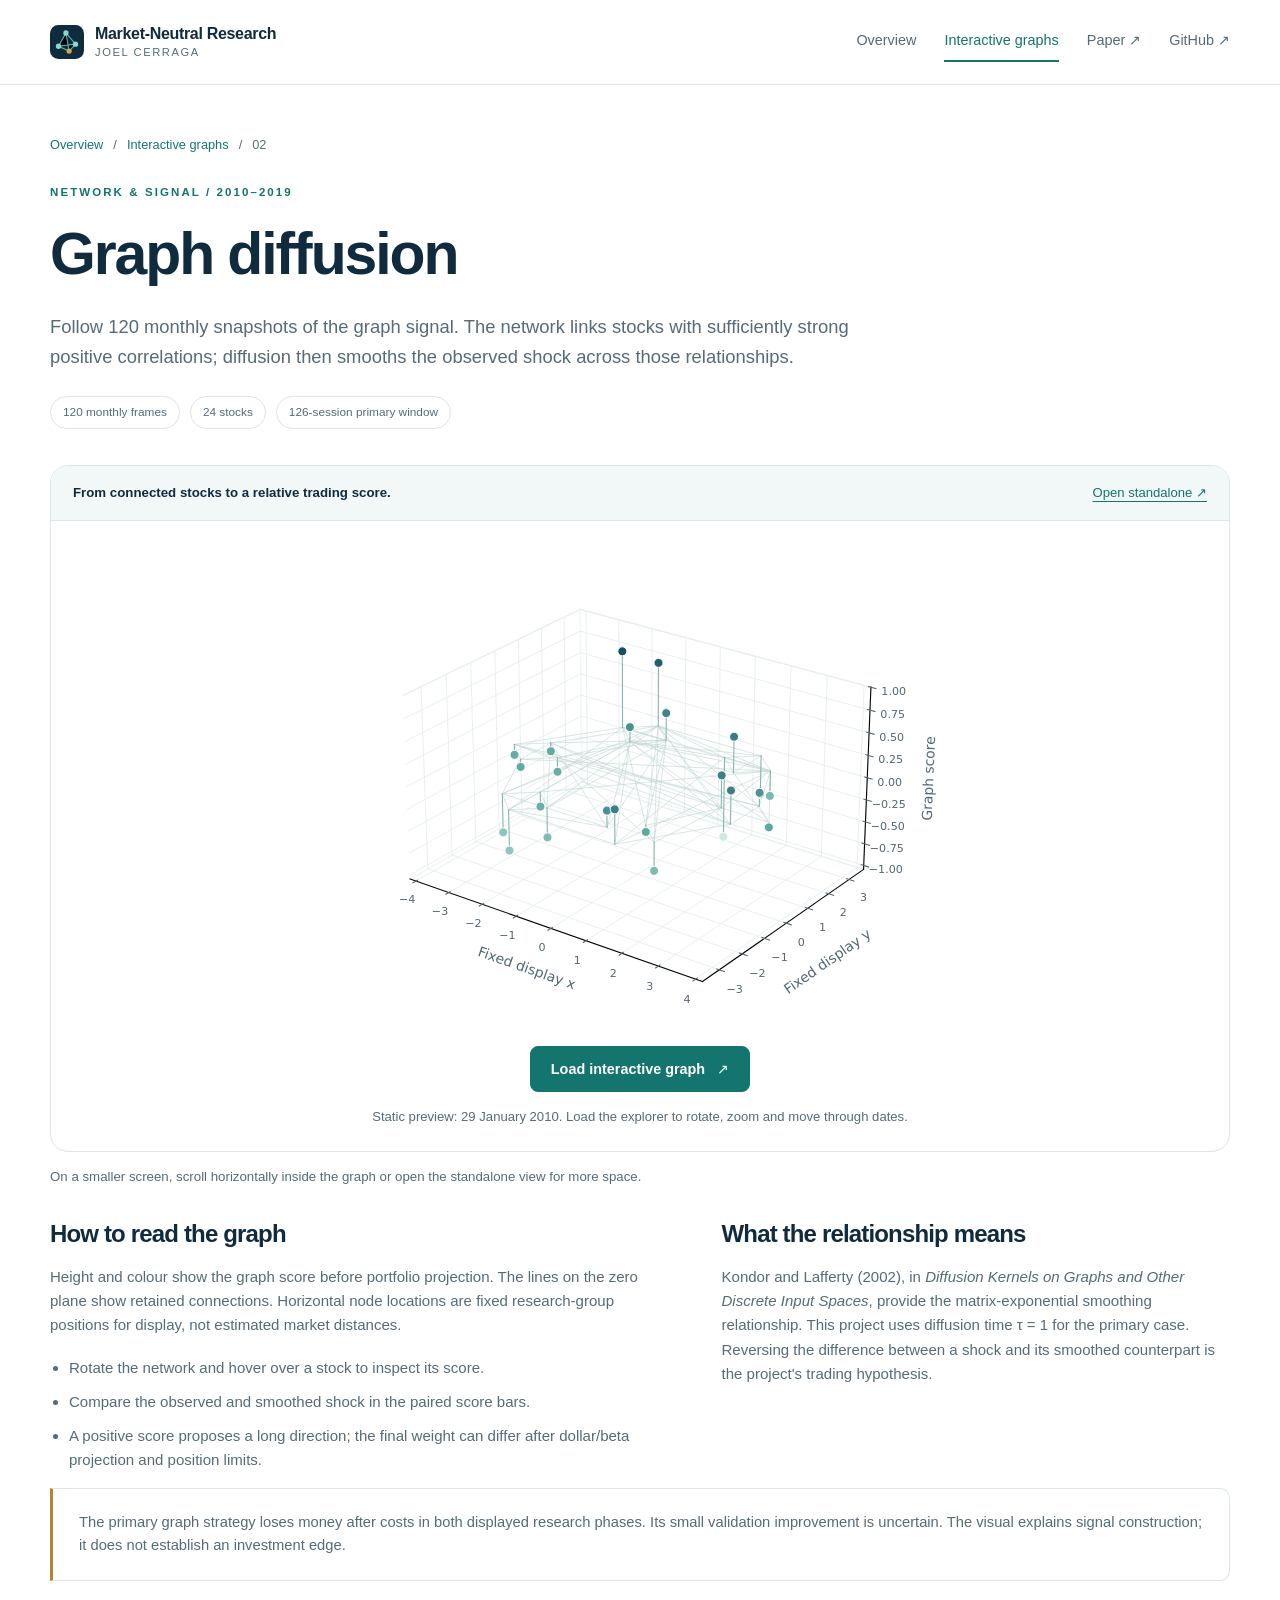
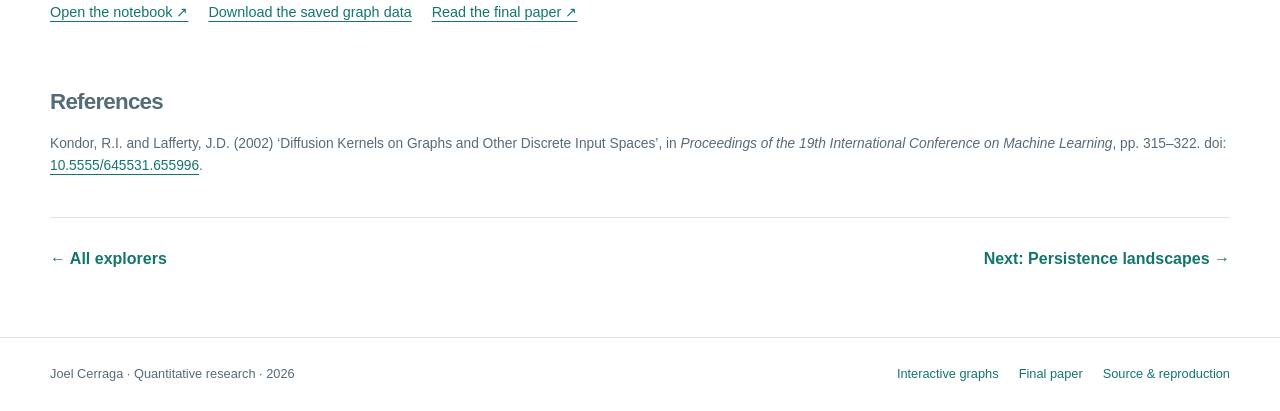
<file: explorers/graph-diffusion/index.html>
<!doctype html>
<html lang="en-GB"><head><meta charset="utf-8"><meta name="viewport" content="width=device-width,initial-scale=1">
<title>Graph diffusion — Market-Neutral Research | Joel Cerraga</title><meta name="description" content="Inspect the stock network, observed shocks and graph-smoothed scores before portfolio constraints are applied.">
<meta name="author" content="Joel Cerraga"><meta name="theme-color" content="#102b3e">
<link rel="canonical" href="https://joelcerraga.github.io/Market-Neutral-Trading-Algorithm/explorers/graph-diffusion/"><meta property="og:type" content="website"><meta property="og:site_name" content="Market-Neutral Research">
<meta property="og:title" content="Graph diffusion — Market-Neutral Research"><meta property="og:description" content="Inspect the stock network, observed shocks and graph-smoothed scores before portfolio constraints are applied."><meta property="og:url" content="https://joelcerraga.github.io/Market-Neutral-Trading-Algorithm/explorers/graph-diffusion/">
<meta property="og:image" content="https://joelcerraga.github.io/Market-Neutral-Trading-Algorithm/assets/thumbnails/interactive-graphs.png"><meta property="og:image:type" content="image/png"><meta property="og:image:width" content="1774"><meta property="og:image:height" content="887"><meta property="og:image:alt" content="Graph diffusion — Market-Neutral Research by Joel Cerraga, with conceptual teal research geometry on white">
<meta name="twitter:card" content="summary_large_image"><meta name="twitter:title" content="Graph diffusion — Market-Neutral Research"><meta name="twitter:description" content="Inspect the stock network, observed shocks and graph-smoothed scores before portfolio constraints are applied."><meta name="twitter:image" content="https://joelcerraga.github.io/Market-Neutral-Trading-Algorithm/assets/thumbnails/interactive-graphs.png">
<link rel="icon" type="image/svg+xml" href="../../assets/favicon.svg"><link rel="stylesheet" href="../../assets/site.css"><script src="../../assets/site.js" defer></script></head>
<body><a class="skip-link" href="#main">Skip to content</a><header class="site-header"><div class="wrap nav-inner">
<a class="brand" href="../../index.html"><img class="brand-mark" src="../../assets/favicon.svg" width="34" height="34" alt=""><span>Market-Neutral Research<small>Joel Cerraga</small></span></a>
<button class="nav-toggle" type="button" aria-controls="site-nav" aria-expanded="false">Menu</button><nav class="nav-links" id="site-nav" aria-label="Main navigation"><a href="../../index.html">Overview</a><a href="../../explorers/" aria-current="page">Interactive graphs</a><a href="../../paper/final/Market-Neutral-Trading-Algorithm-Final-Paper.pdf">Paper ↗</a><a href="https://github.com/joelcerraga/Market-Neutral-Trading-Algorithm">GitHub ↗</a></nav></div></header>
<main id="main"><section class="page-intro"><div class="wrap"><p class="breadcrumb"><a href="../../index.html">Overview</a><span>/</span><a href="../">Interactive graphs</a><span>/</span>02</p><p class="eyebrow">Network & signal / 2010–2019</p><h1>Graph diffusion</h1><p class="lede">Follow 120 monthly snapshots of the graph signal. The network links stocks with sufficiently strong positive correlations; diffusion then smooths the observed shock across those relationships.</p><div class="tag-row"><span class="tag">120 monthly frames</span><span class="tag">24 stocks</span><span class="tag">126-session primary window</span></div></div></section>
<section class="section" style="padding-top:0"><div class="wrap"><div class="viewer"><div class="viewer-toolbar"><strong>From connected stocks to a relative trading score.</strong><a href="../../outputs/comparison/Graph-Diffusion-Explorer.html" target="_blank" rel="noopener">Open standalone ↗</a></div><div class="preview-stage"><img src="../../assets/previews/graph-diffusion.svg" width="900" height="520" alt="Static preview of graph diffusion on 29 January 2010"><button type="button" class="button" data-launch>Load interactive graph <span aria-hidden="true">↗</span></button><p>Static preview: 29 January 2010. Load the explorer to rotate, zoom and move through dates.</p></div><p class="loading-status" role="status" aria-live="polite"></p><div class="viewer-scroll"><iframe class="viewer-frame" title="Graph diffusion interactive research graph" data-src="../../outputs/comparison/Graph-Diffusion-Explorer.html" hidden></iframe></div><noscript><p style="padding:20px">JavaScript is required for the controls. <a href="../../outputs/comparison/Graph-Diffusion-Explorer.html">Open the standalone graph</a>, or view the static preview and paper.</p></noscript></div><p class="graph-hint">On a smaller screen, scroll horizontally inside the graph or open the standalone view for more space.</p><div class="read-grid"><div><h2>How to read the graph</h2><p>Height and colour show the graph score before portfolio projection. The lines on the zero plane show retained connections. Horizontal node locations are fixed research-group positions for display, not estimated market distances.</p><ul><li>Rotate the network and hover over a stock to inspect its score.</li><li>Compare the observed and smoothed shock in the paired score bars.</li><li>A positive score proposes a long direction; the final weight can differ after dollar/beta projection and position limits.</li></ul></div><div><h2>What the relationship means</h2><p>Kondor and Lafferty (2002), in <em>Diffusion Kernels on Graphs and Other Discrete Input Spaces</em>, provide the matrix-exponential smoothing relationship. This project uses diffusion time τ = 1 for the primary case. Reversing the difference between a shock and its smoothed counterpart is the project's trading hypothesis.</p></div></div><div class="callout"><p>The primary graph strategy loses money after costs in both displayed research phases. Its small validation improvement is uncertain. The visual explains signal construction; it does not establish an investment edge.</p></div><div class="detail-links"><a href="https://github.com/joelcerraga/Market-Neutral-Trading-Algorithm/blob/main/notebooks/03-graph-comparison.ipynb">Open the notebook ↗</a><a href="../../outputs/comparison/graph-snapshots.json" download>Download the saved graph data</a><a href="../../paper/final/Market-Neutral-Trading-Algorithm-Final-Paper.pdf">Read the final paper ↗</a></div><div class="section" style="padding-bottom:0"><section class="references" aria-label="References"><h2>References</h2><p>Kondor, R.I. and Lafferty, J.D. (2002) ‘Diffusion Kernels on Graphs and Other Discrete Input Spaces’, in <em>Proceedings of the 19th International Conference on Machine Learning</em>, pp. 315–322. doi: <a href="https://doi.org/10.5555/645531.655996">10.5555/645531.655996</a>.</p></section></div><div class="next-explorer"><a href="../">← All explorers</a><a href="../persistence-landscapes/">Next: Persistence landscapes →</a></div></div></section></main><footer class="site-footer"><div class="wrap footer-inner"><p>Joel Cerraga · Quantitative research · 2026</p><div class="footer-links"><a href="../../explorers/">Interactive graphs</a><a href="../../paper/final/Market-Neutral-Trading-Algorithm-Final-Paper.pdf">Final paper</a><a href="https://github.com/joelcerraga/Market-Neutral-Trading-Algorithm">Source &amp; reproduction</a></div></div></footer></body></html>
</file>
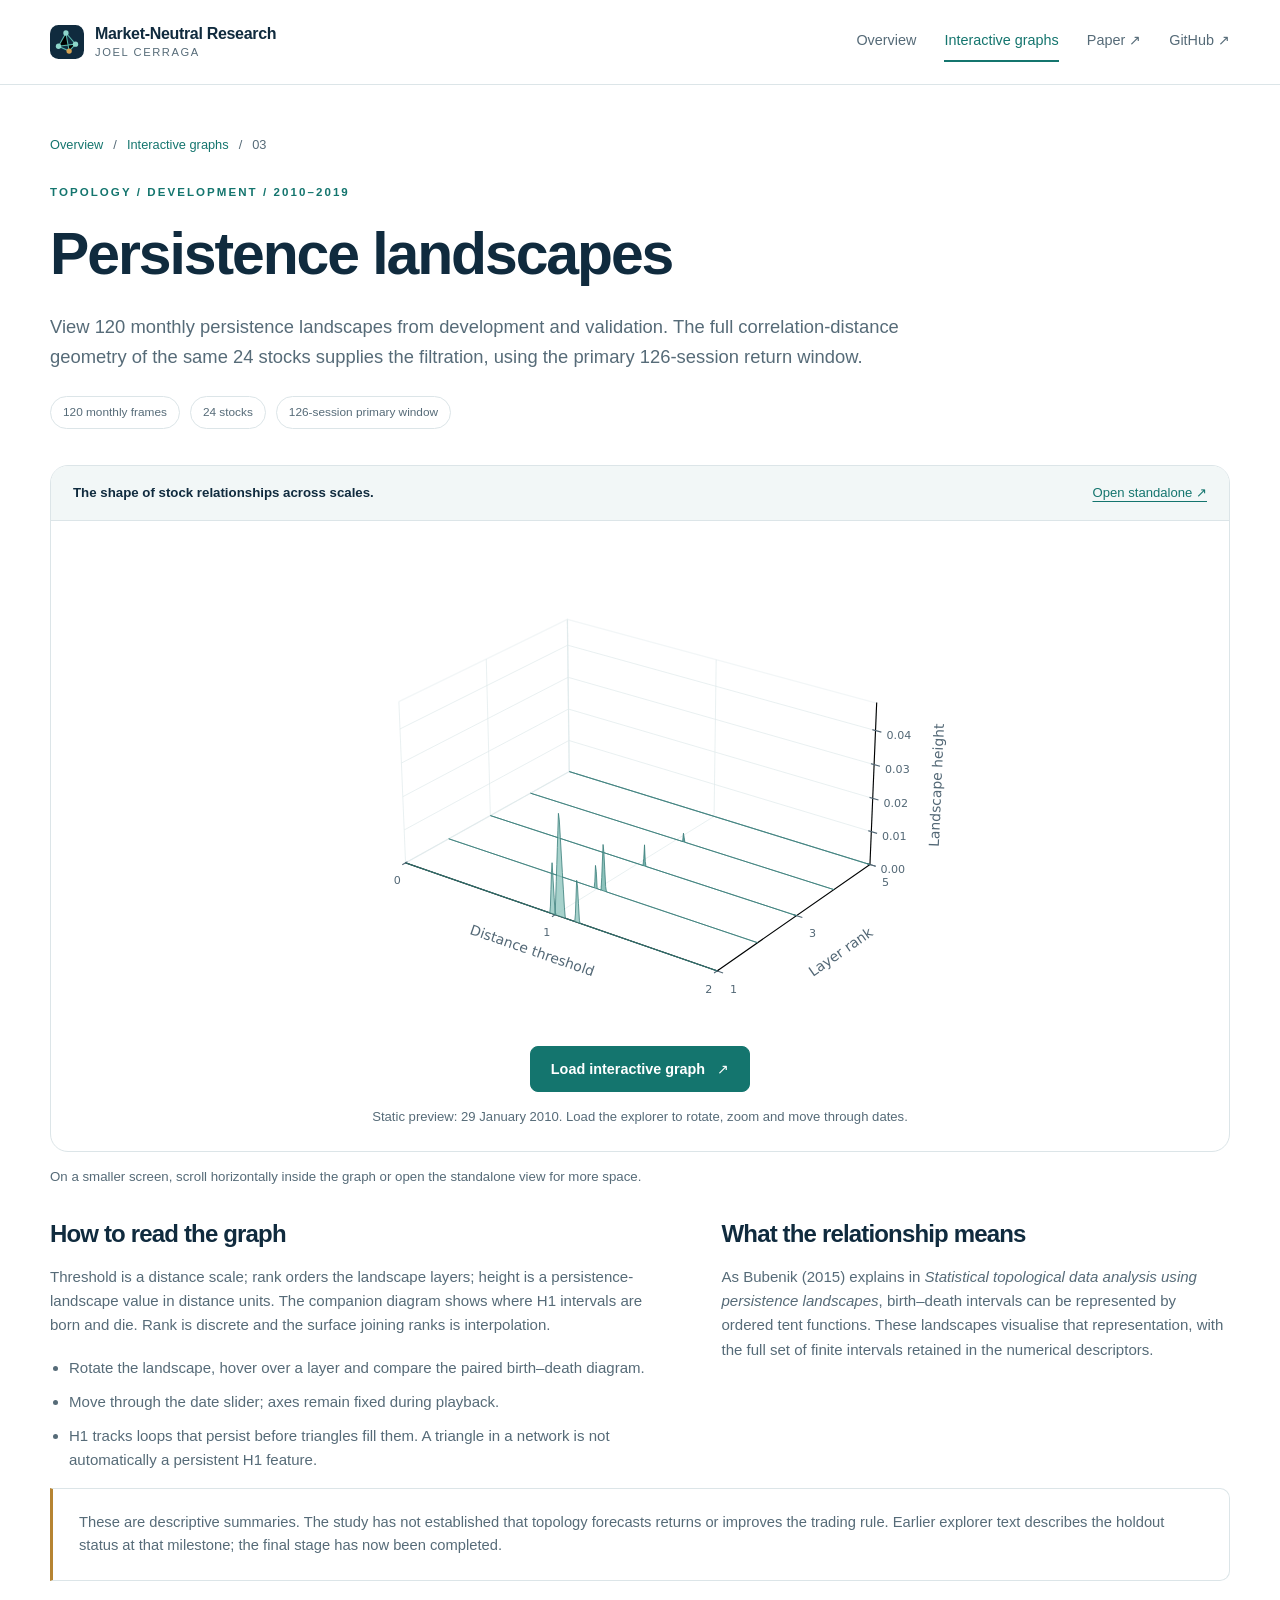
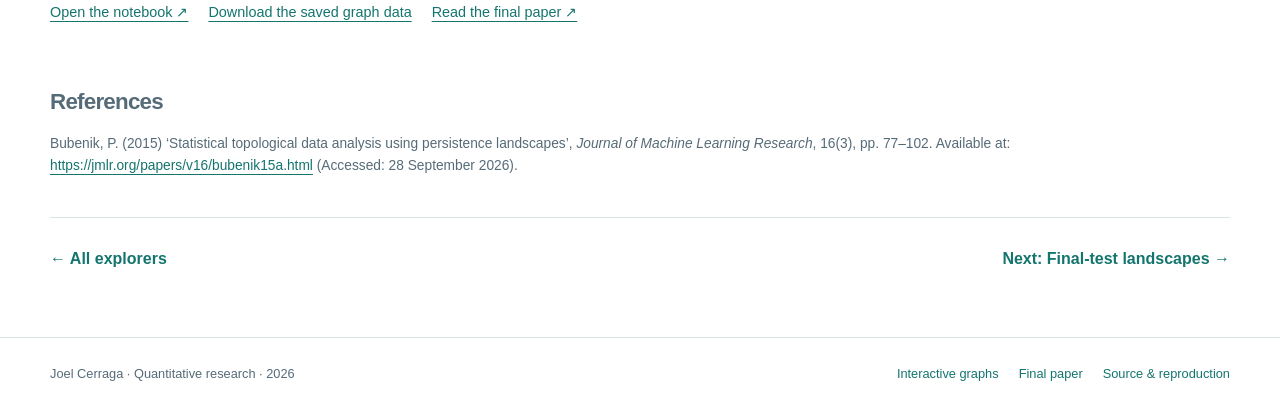
<file: explorers/persistence-landscapes/index.html>
<!doctype html>
<html lang="en-GB"><head><meta charset="utf-8"><meta name="viewport" content="width=device-width,initial-scale=1">
<title>Persistence landscapes — Market-Neutral Research | Joel Cerraga</title><meta name="description" content="Explore ranked persistence layers alongside the birth–death diagram for each monthly asset cloud.">
<meta name="author" content="Joel Cerraga"><meta name="theme-color" content="#102b3e">
<link rel="canonical" href="https://joelcerraga.github.io/Market-Neutral-Trading-Algorithm/explorers/persistence-landscapes/"><meta property="og:type" content="website"><meta property="og:site_name" content="Market-Neutral Research">
<meta property="og:title" content="Persistence landscapes — Market-Neutral Research"><meta property="og:description" content="Explore ranked persistence layers alongside the birth–death diagram for each monthly asset cloud."><meta property="og:url" content="https://joelcerraga.github.io/Market-Neutral-Trading-Algorithm/explorers/persistence-landscapes/">
<meta property="og:image" content="https://joelcerraga.github.io/Market-Neutral-Trading-Algorithm/assets/thumbnails/interactive-graphs.png"><meta property="og:image:type" content="image/png"><meta property="og:image:width" content="1774"><meta property="og:image:height" content="887"><meta property="og:image:alt" content="Persistence landscapes — Market-Neutral Research by Joel Cerraga, with conceptual teal research geometry on white">
<meta name="twitter:card" content="summary_large_image"><meta name="twitter:title" content="Persistence landscapes — Market-Neutral Research"><meta name="twitter:description" content="Explore ranked persistence layers alongside the birth–death diagram for each monthly asset cloud."><meta name="twitter:image" content="https://joelcerraga.github.io/Market-Neutral-Trading-Algorithm/assets/thumbnails/interactive-graphs.png">
<link rel="icon" type="image/svg+xml" href="../../assets/favicon.svg"><link rel="stylesheet" href="../../assets/site.css"><script src="../../assets/site.js" defer></script></head>
<body><a class="skip-link" href="#main">Skip to content</a><header class="site-header"><div class="wrap nav-inner">
<a class="brand" href="../../index.html"><img class="brand-mark" src="../../assets/favicon.svg" width="34" height="34" alt=""><span>Market-Neutral Research<small>Joel Cerraga</small></span></a>
<button class="nav-toggle" type="button" aria-controls="site-nav" aria-expanded="false">Menu</button><nav class="nav-links" id="site-nav" aria-label="Main navigation"><a href="../../index.html">Overview</a><a href="../../explorers/" aria-current="page">Interactive graphs</a><a href="../../paper/final/Market-Neutral-Trading-Algorithm-Final-Paper.pdf">Paper ↗</a><a href="https://github.com/joelcerraga/Market-Neutral-Trading-Algorithm">GitHub ↗</a></nav></div></header>
<main id="main"><section class="page-intro"><div class="wrap"><p class="breadcrumb"><a href="../../index.html">Overview</a><span>/</span><a href="../">Interactive graphs</a><span>/</span>03</p><p class="eyebrow">Topology / development / 2010–2019</p><h1>Persistence landscapes</h1><p class="lede">View 120 monthly persistence landscapes from development and validation. The full correlation-distance geometry of the same 24 stocks supplies the filtration, using the primary 126-session return window.</p><div class="tag-row"><span class="tag">120 monthly frames</span><span class="tag">24 stocks</span><span class="tag">126-session primary window</span></div></div></section>
<section class="section" style="padding-top:0"><div class="wrap"><div class="viewer"><div class="viewer-toolbar"><strong>The shape of stock relationships across scales.</strong><a href="../../outputs/topology/Persistence-Landscape-Explorer.html" target="_blank" rel="noopener">Open standalone ↗</a></div><div class="preview-stage"><img src="../../assets/previews/persistence-landscapes.svg" width="900" height="520" alt="Static preview of persistence landscapes on 29 January 2010"><button type="button" class="button" data-launch>Load interactive graph <span aria-hidden="true">↗</span></button><p>Static preview: 29 January 2010. Load the explorer to rotate, zoom and move through dates.</p></div><p class="loading-status" role="status" aria-live="polite"></p><div class="viewer-scroll"><iframe class="viewer-frame" title="Persistence landscapes interactive research graph" data-src="../../outputs/topology/Persistence-Landscape-Explorer.html" hidden></iframe></div><noscript><p style="padding:20px">JavaScript is required for the controls. <a href="../../outputs/topology/Persistence-Landscape-Explorer.html">Open the standalone graph</a>, or view the static preview and paper.</p></noscript></div><p class="graph-hint">On a smaller screen, scroll horizontally inside the graph or open the standalone view for more space.</p><div class="read-grid"><div><h2>How to read the graph</h2><p>Threshold is a distance scale; rank orders the landscape layers; height is a persistence-landscape value in distance units. The companion diagram shows where H1 intervals are born and die. Rank is discrete and the surface joining ranks is interpolation.</p><ul><li>Rotate the landscape, hover over a layer and compare the paired birth–death diagram.</li><li>Move through the date slider; axes remain fixed during playback.</li><li>H1 tracks loops that persist before triangles fill them. A triangle in a network is not automatically a persistent H1 feature.</li></ul></div><div><h2>What the relationship means</h2><p>As Bubenik (2015) explains in <em>Statistical topological data analysis using persistence landscapes</em>, birth–death intervals can be represented by ordered tent functions. These landscapes visualise that representation, with the full set of finite intervals retained in the numerical descriptors.</p></div></div><div class="callout"><p>These are descriptive summaries. The study has not established that topology forecasts returns or improves the trading rule. Earlier explorer text describes the holdout status at that milestone; the final stage has now been completed.</p></div><div class="detail-links"><a href="https://github.com/joelcerraga/Market-Neutral-Trading-Algorithm/blob/main/notebooks/04-topology-features.ipynb">Open the notebook ↗</a><a href="../../outputs/topology/monthly-diagrams.json" download>Download the saved graph data</a><a href="../../paper/final/Market-Neutral-Trading-Algorithm-Final-Paper.pdf">Read the final paper ↗</a></div><div class="section" style="padding-bottom:0"><section class="references" aria-label="References"><h2>References</h2><p>Bubenik, P. (2015) ‘Statistical topological data analysis using persistence landscapes’, <em>Journal of Machine Learning Research</em>, 16(3), pp. 77–102. Available at: <a href="https://jmlr.org/papers/v16/bubenik15a.html">https://jmlr.org/papers/v16/bubenik15a.html</a> (Accessed: 28 September 2026).</p></section></div><div class="next-explorer"><a href="../">← All explorers</a><a href="../final-test-landscapes/">Next: Final-test landscapes →</a></div></div></section></main><footer class="site-footer"><div class="wrap footer-inner"><p>Joel Cerraga · Quantitative research · 2026</p><div class="footer-links"><a href="../../explorers/">Interactive graphs</a><a href="../../paper/final/Market-Neutral-Trading-Algorithm-Final-Paper.pdf">Final paper</a><a href="https://github.com/joelcerraga/Market-Neutral-Trading-Algorithm">Source &amp; reproduction</a></div></div></footer></body></html>
</file>
<file: assets/site.css>
:root{--ink:#102b3e;--muted:#566b78;--teal:#14756e;--teal-dark:#105e59;--line:#dce5e8;--pale:#f2f7f7;--gold:#b68432;--white:#fff;--radius:18px;font-family:Arial,Helvetica,sans-serif;color:var(--ink);background:var(--white);font-synthesis:none}
*{box-sizing:border-box}html{scroll-behavior:smooth;scroll-padding-top:94px}body{margin:0;font-size:16px;line-height:1.6}img,svg{max-width:100%;height:auto}a{color:var(--teal);text-underline-offset:4px}a:hover{color:var(--ink)}button,a{-webkit-tap-highlight-color:transparent}button{font:inherit}a:focus-visible,button:focus-visible,summary:focus-visible{outline:3px solid var(--gold);outline-offset:5px}h1,h2,h3,p{margin-top:0}h1,h2,h3{line-height:1.1;letter-spacing:-.035em}h1{font-size:clamp(2.6rem,5.5vw,4.75rem);font-weight:700;margin-bottom:25px}h2{font-size:clamp(1.85rem,3.2vw,2.8rem);margin-bottom:18px}h3{font-size:1.4rem;margin-bottom:12px}p{margin-bottom:18px}small,.small{font-size:.85rem}strong{font-weight:700}.wrap{width:min(1180px,calc(100% - 64px));margin-inline:auto}.narrow{max-width:790px}.muted{color:var(--muted)}.skip-link{position:absolute;top:-70px;left:20px;z-index:99;background:var(--ink);color:#fff;padding:12px}.skip-link:focus{top:10px}
.site-header{border-bottom:1px solid var(--line);background:#fffffff5;position:relative;z-index:3}.nav-inner{min-height:84px;display:flex;justify-content:space-between;align-items:center;gap:28px}.brand{display:flex;align-items:center;gap:11px;text-decoration:none;color:var(--ink);font-weight:700;line-height:1.3;letter-spacing:-.02em}.brand-mark{height:34px;width:34px;flex-shrink:0}.brand small{display:block;color:var(--muted);font-size:.7rem;font-weight:400;letter-spacing:.14em;text-transform:uppercase}.nav-links{display:flex;align-items:center;gap:28px}.nav-links a{color:var(--muted);font-size:.9rem;text-decoration:none;padding:7px 0;border-bottom:2px solid transparent}.nav-links a:hover,.nav-links a[aria-current=page]{color:var(--teal);border-bottom-color:var(--teal)}.nav-toggle{display:none;background:white;border:1px solid var(--line);border-radius:8px;padding:8px 12px;color:var(--ink)}
.eyebrow{font-size:.72rem;font-weight:700;letter-spacing:.18em;text-transform:uppercase;color:var(--teal);margin-bottom:20px}.hero{padding:72px 0 58px}.hero-grid{display:grid;grid-template-columns:1fr 1fr;gap:45px;align-items:center}.hero-copy{max-width:590px}.lede{font-size:1.15rem;color:var(--muted);line-height:1.65;max-width:660px}.hero h1 span{color:var(--teal)}.hero-visual{position:relative;background:var(--pale);border:1px solid var(--line);border-radius:var(--radius);overflow:hidden}.hero-visual img{display:block;width:100%;background:#fff}.visual-label{display:flex;justify-content:space-between;gap:10px;padding:14px 19px;border-top:1px solid var(--line);font-size:.72rem;color:var(--muted)}.hero-note{color:var(--muted);font-size:.85rem;margin:24px 0 0}.button-row{display:flex;flex-wrap:wrap;gap:12px;margin-top:26px}.button{display:inline-flex;align-items:center;justify-content:center;gap:12px;padding:12px 20px;border-radius:8px;border:1px solid var(--teal);background:var(--teal);color:#fff;font-size:.9rem;font-weight:700;text-decoration:none;cursor:pointer;line-height:1.4;transition:background .15s,transform .15s}.button:hover{color:#fff;background:var(--teal-dark);transform:translateY(-1px)}.button.secondary{color:var(--ink);background:#fff;border-color:var(--line)}.button.secondary:hover{background:var(--pale)}.text-link{font-weight:700;text-decoration:none}.text-link span{margin-left:8px}.stat-strip{display:grid;grid-template-columns:repeat(4,1fr);border-top:1px solid var(--line);border-bottom:1px solid var(--line);padding:26px 0}.stat{padding:0 25px;border-left:1px solid var(--line)}.stat:first-child{padding-left:0;border:0}.stat strong{font-size:2rem;line-height:1.2;display:block;letter-spacing:-.035em}.stat span{display:block;color:var(--muted);font-size:.85rem;margin-top:7px}
.section{padding:66px 0}.section-heading{display:flex;justify-content:space-between;align-items:end;gap:25px;margin-bottom:29px}.section-heading h2{margin-bottom:0}.section-heading>p{max-width:390px;color:var(--muted);margin:0}.section.tinted{background:var(--pale);border-block:1px solid var(--line)}.question-grid{display:grid;grid-template-columns:.85fr 1.15fr;gap:65px}.question-grid p{color:var(--muted)}.method-list{display:grid;gap:22px}.method-item{display:grid;grid-template-columns:35px 1fr;gap:14px;padding-bottom:20px;border-bottom:1px solid var(--line)}.method-item:last-child{border:0;padding:0}.method-num{font-size:.8rem;letter-spacing:.08em;color:var(--teal);padding-top:4px}.method-item h3{font-size:1.17rem;letter-spacing:-.01em;margin-bottom:7px}.method-item p{font-size:.95rem;margin:0}.result-box{padding:32px;border:1px solid var(--line);border-radius:var(--radius);background:white}.result-box h3{font-size:1.5rem}.result-numbers{display:grid;grid-template-columns:1fr 1fr;gap:24px;margin:26px 0}.result-number{border-left:3px solid var(--teal);padding-left:16px}.result-number:first-child{border-left-color:#6e889a}.result-number strong{display:block;font-size:2.4rem;font-weight:700;letter-spacing:-.05em;line-height:1.2}.result-number span{font-size:.85rem;color:var(--muted)}.result-note{background:var(--pale);border-left:3px solid var(--gold);padding:15px 18px;font-size:.9rem;color:var(--ink);margin-bottom:20px}.plot-figure{margin:30px 0 0}.plot-figure img{display:block;width:100%;border:1px solid var(--line);border-radius:10px;background:#fff}.plot-figure figcaption{font-size:.85rem;color:var(--muted);text-align:center;margin-top:14px}.card-grid{display:grid;grid-template-columns:repeat(2,minmax(0,1fr));gap:24px}.graph-card{display:flex;flex-direction:column;border:1px solid var(--line);border-radius:var(--radius);text-decoration:none;overflow:hidden;background:#fff;color:var(--ink);transition:transform .18s,border-color .18s,box-shadow .18s}.graph-card:hover{transform:translateY(-4px);border-color:#9bbcb8;box-shadow:0 12px 30px #102b3e0a}.card-image{position:relative;aspect-ratio:1.72;background:#f8fbfb;overflow:hidden;border-bottom:1px solid var(--line)}.card-image img{display:block;width:100%;height:100%;object-fit:contain}.card-tag{position:absolute;top:14px;left:16px;background:#ffffffeb;border:1px solid var(--line);border-radius:25px;color:var(--teal);font-size:.67rem;letter-spacing:.08em;padding:4px 9px;font-weight:700}.card-body{padding:25px 27px;display:flex;flex-direction:column;flex:1}.card-meta{font-size:.71rem;color:var(--teal);text-transform:uppercase;letter-spacing:.1em;margin-bottom:12px}.card-body h3{font-size:1.55rem;margin-bottom:12px}.card-body p{color:var(--muted);font-size:.95rem;flex:1}.card-bottom{display:flex;justify-content:space-between;align-items:center;border-top:1px solid var(--line);padding-top:16px;font-size:.84rem;color:var(--teal);font-weight:700}.card-bottom span:last-child{font-size:1.3rem;line-height:1}.resource-grid{display:grid;grid-template-columns:repeat(3,1fr);gap:24px}.resource{border-top:2px solid var(--teal);padding-top:19px}.resource h3{font-size:1.17rem}.resource p{font-size:.9rem;color:var(--muted)}.resource a{font-size:.9rem;font-weight:700}.callout{padding:22px 26px;border:1px solid var(--line);border-left:3px solid var(--gold);border-radius:0 10px 10px 0;color:var(--muted);font-size:.92rem;background:#fff}.callout p:last-child{margin-bottom:0}.references{font-size:.86rem;color:var(--muted);overflow-wrap:anywhere}.references h2{font-size:1.4rem}.references p{margin-bottom:14px}.site-footer{border-top:1px solid var(--line);padding:26px 0;color:var(--muted);font-size:.8rem}.footer-inner{display:flex;justify-content:space-between;gap:25px}.footer-inner p{margin:0}.footer-links{display:flex;gap:20px;flex-wrap:wrap}.footer-links a{text-decoration:none}.breadcrumb{font-size:.8rem;color:var(--muted);margin-bottom:28px}.breadcrumb a{text-decoration:none}.breadcrumb span{margin:0 10px}.page-intro{padding:50px 0 36px}.page-intro h1{max-width:850px;font-size:clamp(2.4rem,4.6vw,3.75rem)}.page-intro .lede{max-width:850px}.tag-row{display:flex;flex-wrap:wrap;gap:10px;margin-top:24px}.tag{font-size:.74rem;border:1px solid var(--line);padding:6px 12px;border-radius:22px;color:var(--muted)}.viewer{border:1px solid var(--line);border-radius:var(--radius);overflow:hidden;background:white}.viewer-toolbar{display:flex;justify-content:space-between;align-items:center;gap:16px;padding:16px 22px;border-bottom:1px solid var(--line);background:var(--pale);font-size:.85rem}.viewer-toolbar strong{font-size:.83rem}.viewer-toolbar a{font-size:.82rem}.preview-stage{position:relative;padding:15px 20px 24px;text-align:center}.preview-stage img{width:100%;max-width:900px;display:block;margin:auto}.preview-stage .button{margin-top:-12px;position:relative}.preview-stage p{font-size:.82rem;color:var(--muted);margin:14px 0 0}.viewer-scroll{overflow-x:auto}.viewer-frame{display:block;width:100%;min-width:850px;height:805px;border:0;background:#fff}.viewer-frame[hidden],.preview-stage[hidden]{display:none}.loading-status{padding:12px 22px;font-size:.84rem;color:var(--muted);margin:0}.loading-status:empty{display:none}.read-grid{display:grid;grid-template-columns:1.1fr .9fr;gap:50px;margin-top:34px}.read-grid h2{font-size:1.5rem}.read-grid p,.read-grid li{color:var(--muted);font-size:.94rem}.read-grid ul{padding-left:19px}.read-grid li{margin-bottom:10px}.detail-links{display:flex;gap:20px;flex-wrap:wrap;margin-top:20px;font-size:.9rem}.next-explorer{display:flex;justify-content:space-between;gap:20px;border-top:1px solid var(--line);padding-top:28px;margin-top:40px}.next-explorer a{text-decoration:none;font-weight:700}.graph-hint{font-size:.83rem;color:var(--muted);margin-top:14px}.catalog-intro{display:grid;grid-template-columns:1.1fr .9fr;gap:50px;align-items:center}.catalog-intro img{border:1px solid var(--line);border-radius:12px;display:block}.catalog-intro h1{font-size:clamp(2.8rem,5vw,4.4rem)}
@media(max-width:900px){.wrap{width:min(100% - 40px,1180px)}.hero{padding-top:46px}.hero-grid{gap:25px}.hero h1{font-size:3.2rem}.hero-visual{margin-top:12px}.nav-links{gap:18px}.question-grid{gap:30px}.resource-grid{gap:18px}.catalog-intro{gap:25px}.card-body{padding:22px}.read-grid{gap:25px}.section{padding:48px 0}}
@media(max-width:680px){.wrap{width:calc(100% - 36px)}.nav-inner{min-height:74px;flex-wrap:wrap;gap:0}.brand{font-size:.9rem}.brand small{font-size:.63rem}.nav-toggle{display:block}.nav-links{width:100%;display:flex;justify-content:flex-start;gap:20px;flex-wrap:wrap;padding-bottom:14px}.js .nav-links{display:none}.js .nav-links.open{display:flex}.hero{padding:38px 0}.hero-grid,.question-grid,.read-grid,.catalog-intro{grid-template-columns:1fr;gap:30px}.hero h1{font-size:clamp(2.6rem,9.7vw,3.7rem)}.lede{font-size:1.05rem}.hero-visual{margin:0}.stat-strip{grid-template-columns:1fr 1fr;gap:24px 0;padding:24px 0}.stat{padding:0 18px}.stat:nth-child(3){border-left:0;padding-left:0}.stat strong{font-size:1.7rem}.section-heading{display:block}.section-heading>p{margin-top:14px}.card-grid,.resource-grid{grid-template-columns:1fr}.result-box{padding:24px}.result-number strong{font-size:2.1rem}.result-numbers{gap:15px}.card-image{aspect-ratio:1.65}.resource-grid{gap:32px}.footer-inner{flex-direction:column;gap:13px}.page-intro{padding-top:32px}.page-intro h1{font-size:2.6rem}.viewer-toolbar{align-items:flex-start;padding:14px 16px}.viewer-toolbar a{white-space:nowrap}.preview-stage{padding:4px 12px 22px}.viewer-frame{height:805px}.read-grid{margin-top:28px}.next-explorer{font-size:.86rem}.catalog-intro img{max-width:500px}.visual-label{font-size:.65rem;padding:12px}.button{padding:12px 17px}.references{font-size:.83rem}}
@media(prefers-reduced-motion:reduce){html{scroll-behavior:auto}*,*::before,*::after{transition:none!important;animation:none!important}}
</file>
